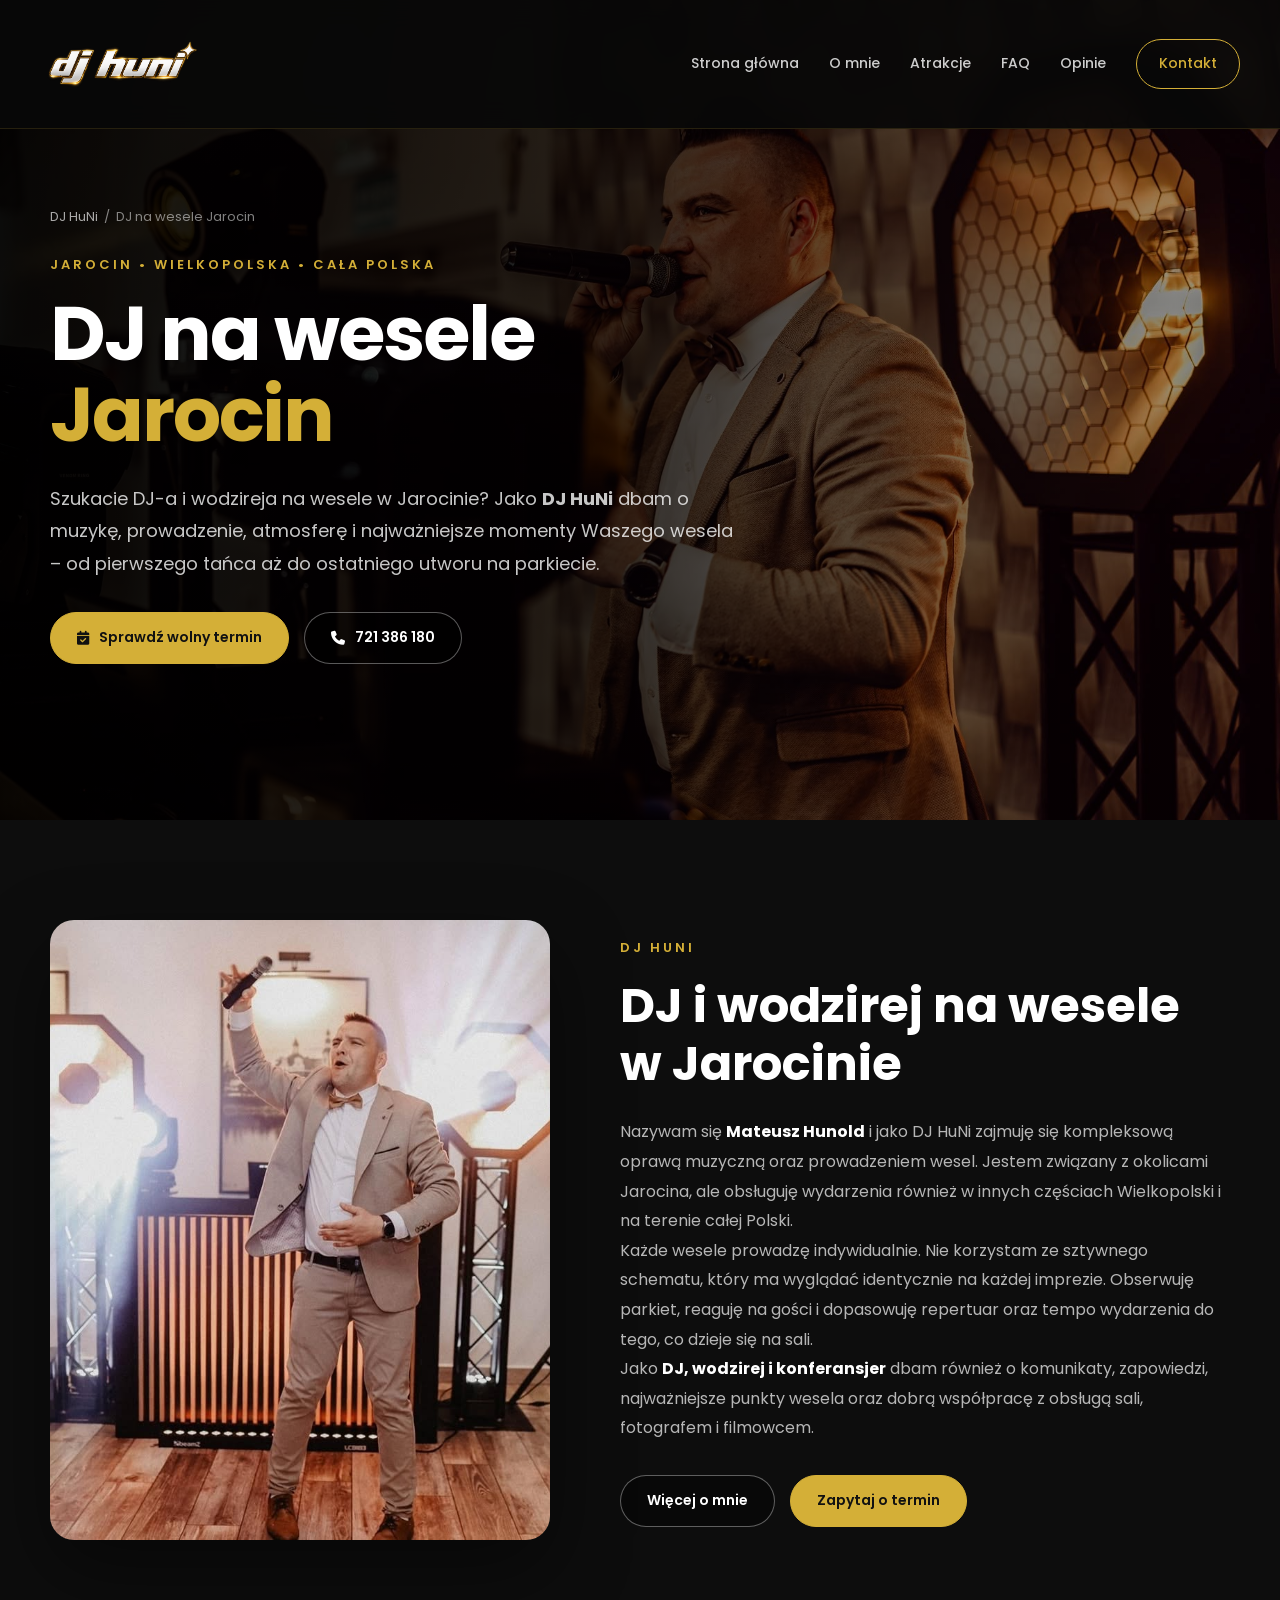
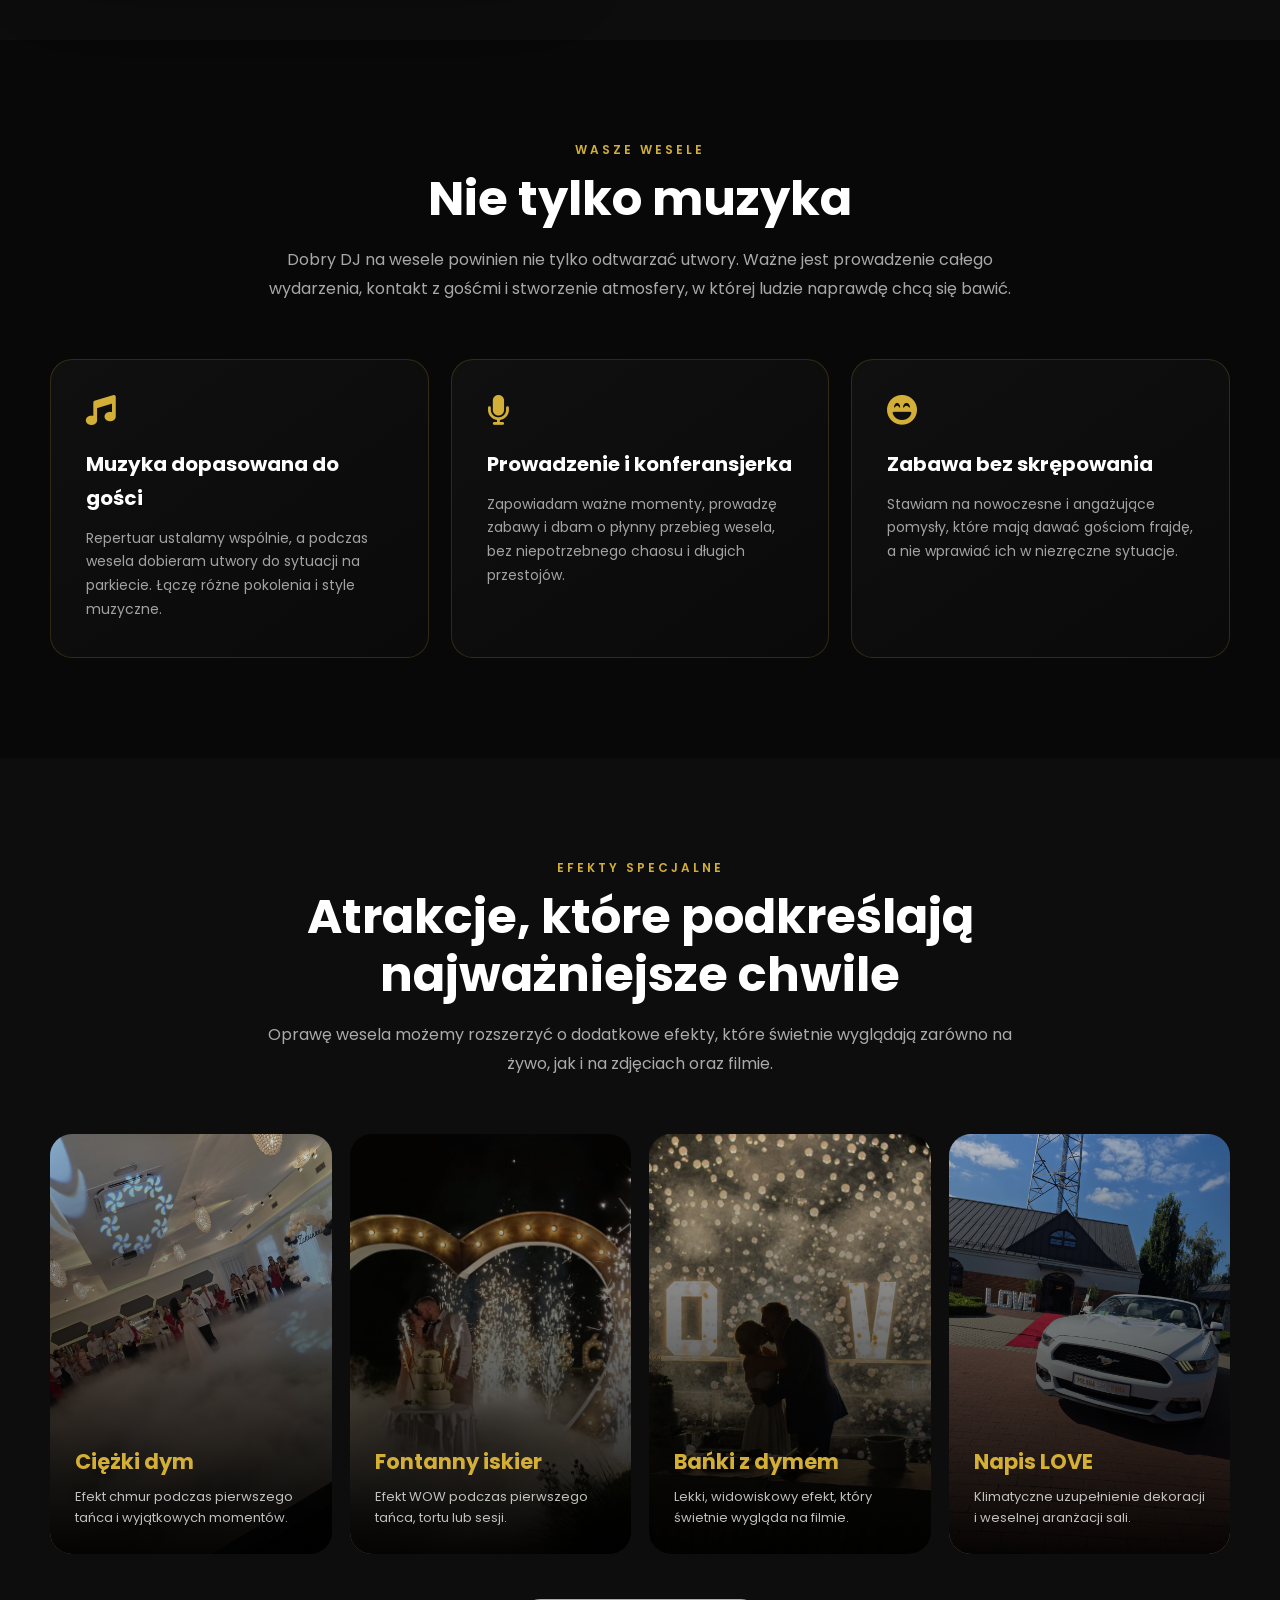
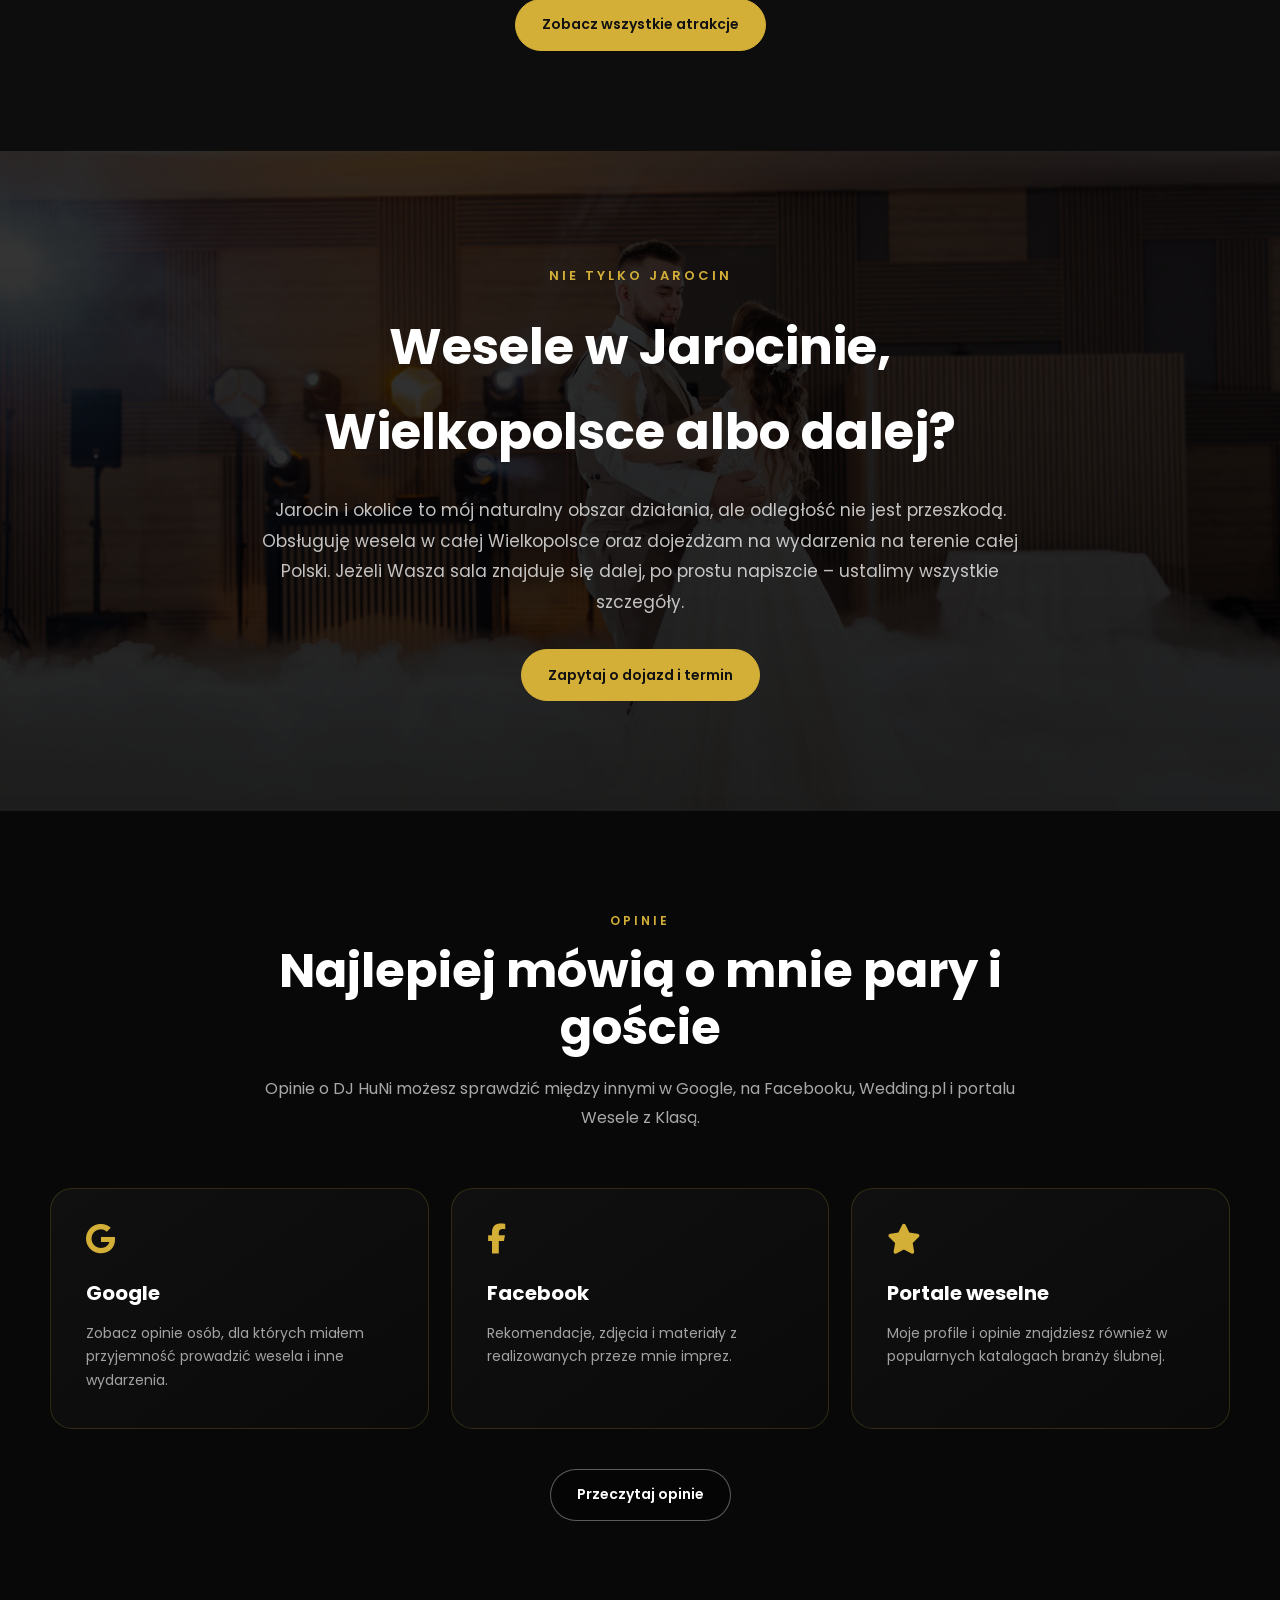
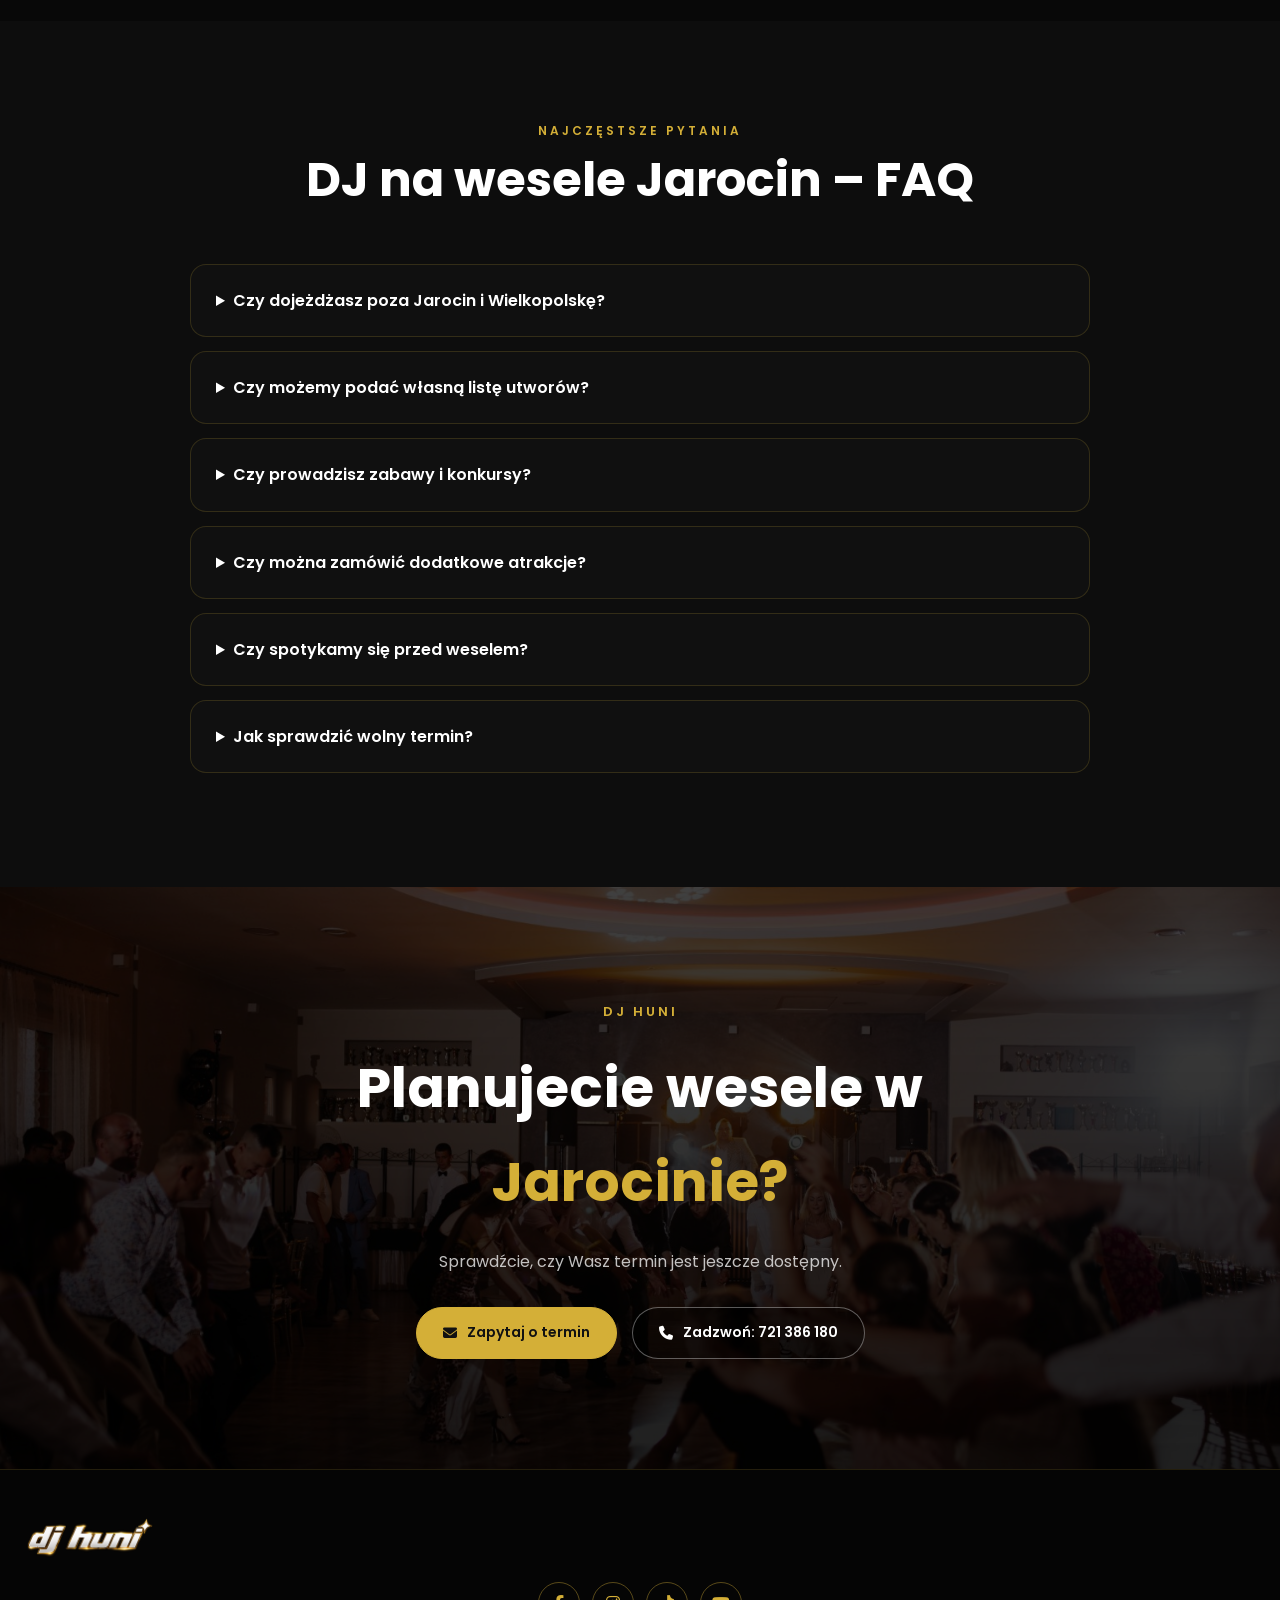
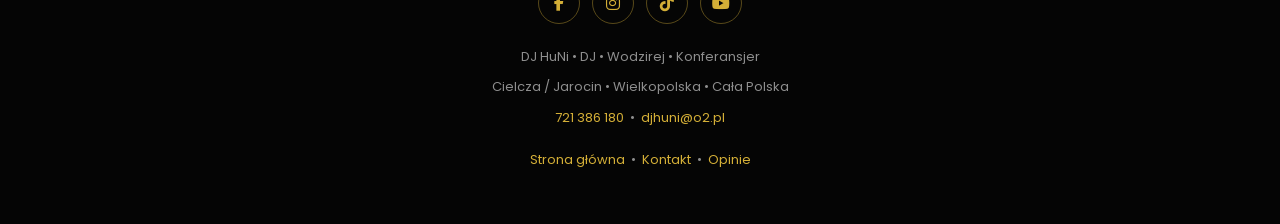
<file: dj-na-wesele-jarocin.html>
<!DOCTYPE html>
<html lang="pl">

<head>

    <meta charset="UTF-8">

    <meta name="viewport"
          content="width=device-width, initial-scale=1.0">


    <!-- ===========================================
                    SEO
    ============================================ -->

    <title>DJ na wesele Jarocin | DJ HuNi – DJ i Wodzirej</title>

    <meta name="description"
          content="Szukasz DJ-a na wesele w Jarocinie? DJ HuNi to DJ, wodzirej i konferansjer z Wielkopolski. Muzyka, prowadzenie, światło i atrakcje weselne. Sprawdź termin.">

    <meta name="robots"
          content="index, follow, max-image-preview:large">

    <meta name="author"
          content="DJ HuNi - Mateusz Hunold">

    <meta name="theme-color"
          content="#090909">


    <link rel="canonical"
          href="https://djhuni.pl/dj-na-wesele-jarocin.html">


    <!-- ===========================================
                   OPEN GRAPH
    ============================================ -->

    <meta property="og:type"
          content="website">

    <meta property="og:locale"
          content="pl_PL">

    <meta property="og:site_name"
          content="DJ HuNi">

    <meta property="og:title"
          content="DJ na wesele Jarocin | DJ HuNi">

    <meta property="og:description"
          content="Profesjonalny DJ i wodzirej na wesele w Jarocinie i Wielkopolsce. Muzyka, prowadzenie, światło i efekty specjalne.">

    <meta property="og:url"
          content="https://djhuni.pl/dj-na-wesele-jarocin.html">

    <meta property="og:image"
          content="https://djhuni.pl/hero.jpg">

    <meta property="og:image:alt"
          content="DJ HuNi - DJ i wodzirej na wesele">


    <meta name="twitter:card"
          content="summary_large_image">

    <meta name="twitter:title"
          content="DJ na wesele Jarocin | DJ HuNi">

    <meta name="twitter:description"
          content="DJ, wodzirej i konferansjer na wesele w Jarocinie, Wielkopolsce i całej Polsce.">

    <meta name="twitter:image"
          content="https://djhuni.pl/hero.jpg">


    <!-- ===========================================
                    FAVICON
    ============================================ -->

    <link rel="icon"
          type="image/png"
          href="logo.png">

    <link rel="apple-touch-icon"
          href="logo.png">


    <!-- ===========================================
                      FONTY
    ============================================ -->

    <link rel="preconnect"
          href="https://fonts.googleapis.com">

    <link rel="preconnect"
          href="https://fonts.gstatic.com"
          crossorigin>

    <link href="https://fonts.googleapis.com/css2?family=Poppins:wght@300;400;500;600;700;800&display=swap"
          rel="stylesheet">


    <link rel="stylesheet"
          href="https://cdnjs.cloudflare.com/ajax/libs/font-awesome/6.7.2/css/all.min.css">


    <link rel="stylesheet"
          href="style.css">


    <!-- ===========================================
              GOOGLE ANALYTICS + CONSENT
    ============================================ -->

    <script>

        window.dataLayer = window.dataLayer || [];

        function gtag(){
            dataLayer.push(arguments);
        }

        gtag('consent', 'default', {

            analytics_storage: 'denied',
            ad_storage: 'denied',
            ad_user_data: 'denied',
            ad_personalization: 'denied'

        });


        try {

            if (
                localStorage.getItem('djhuni_cookie_consent')
                === 'accepted'
            ) {

                gtag('consent', 'update', {

                    analytics_storage: 'granted'

                });

            }

        } catch (error) {}


        gtag('js', new Date());

        gtag(
            'config',
            'G-5N2PSC0E6B'
        );

    </script>


    <script async
            src="https://www.googletagmanager.com/gtag/js?id=G-5N2PSC0E6B">
    </script>



    <!-- ===========================================
              DANE STRUKTURALNE GOOGLE
    ============================================ -->

    <script type="application/ld+json">
    {
        "@context": "https://schema.org",
        "@type": "ProfessionalService",
        "name": "DJ HuNi",
        "alternateName": "DJ HuNi - Mateusz Hunold",
        "url": "https://djhuni.pl/",
        "logo": "https://djhuni.pl/logo.png",
        "image": "https://djhuni.pl/hero.jpg",
        "description": "DJ, wodzirej i konferansjer na wesela, eventy i imprezy okolicznościowe.",
        "telephone": "+48721386180",
        "email": "djhuni@o2.pl",
        "address": {
            "@type": "PostalAddress",
            "addressLocality": "Cielcza",
            "addressRegion": "Wielkopolskie",
            "addressCountry": "PL"
        },
        "areaServed": [
            {
                "@type": "City",
                "name": "Jarocin"
            },
            {
                "@type": "AdministrativeArea",
                "name": "Wielkopolska"
            },
            {
                "@type": "Country",
                "name": "Polska"
            }
        ],
        "sameAs": [
            "https://www.facebook.com/Djhuni",
            "https://www.instagram.com/dj.huni",
            "https://www.tiktok.com/@djhuni",
            "https://www.youtube.com/@djhuni87"
        ]
    }
    </script>


    <script type="application/ld+json">
    {
        "@context": "https://schema.org",
        "@type": "FAQPage",
        "mainEntity": [
            {
                "@type": "Question",
                "name": "Czy DJ HuNi obsługuje wesela poza Jarocinem?",
                "acceptedAnswer": {
                    "@type": "Answer",
                    "text": "Tak. DJ HuNi obsługuje wesela w Wielkopolsce oraz na terenie całej Polski."
                }
            },
            {
                "@type": "Question",
                "name": "Czy możemy wybrać własne utwory na wesele?",
                "acceptedAnswer": {
                    "@type": "Answer",
                    "text": "Tak. Repertuar ustalany jest wspólnie i może uwzględniać zarówno Wasze ulubione utwory, jak i propozycje DJ-a dopasowane do gości i sytuacji na parkiecie."
                }
            },
            {
                "@type": "Question",
                "name": "Czy DJ HuNi prowadzi również zabawy weselne?",
                "acceptedAnswer": {
                    "@type": "Answer",
                    "text": "Tak. W ofercie znajdują się nowoczesne zabawy, animacje i elementy prowadzenia dopasowane do charakteru wesela."
                }
            }
        ]
    }
    </script>



    <!-- ===========================================
              STYLE TYLKO DLA TEJ STRONY
    ============================================ -->

    <style>

        html {
            scroll-behavior: smooth;
        }

        body {
            margin: 0;
            font-family: "Poppins", sans-serif;
            background: #090909;
            color: #fff;
        }


        .local-page {
            overflow: hidden;
        }


        /* ========================================
                       HEADER
        ======================================== */

        .local-header {
            position: fixed;
            top: 0;
            left: 0;
            width: 100%;

            z-index: 1000;

            background: rgba(8,8,8,.92);
            backdrop-filter: blur(14px);

            border-bottom: 1px solid rgba(212,175,55,.15);
        }

        .local-header-inner {
            width: min(1200px, calc(100% - 40px));

            margin: 0 auto;

            min-height: 84px;

            display: flex;
            align-items: center;
            justify-content: space-between;

            gap: 30px;
        }

        .local-logo img {
            display: block;

            max-height: 58px;
            max-width: 160px;
        }

        .local-nav {
            display: flex;
            align-items: center;

            gap: 30px;
        }

        .local-nav a {
            color: rgba(255,255,255,.8);

            text-decoration: none;

            font-size: 14px;
            font-weight: 500;

            transition: .25s ease;
        }

        .local-nav a:hover {
            color: #d4af37;
        }

        .local-contact-btn {
            padding: 12px 22px;

            border: 1px solid #d4af37;
            border-radius: 30px;

            color: #d4af37 !important;
        }

        .local-contact-btn:hover {
            background: #d4af37;
            color: #111 !important;
        }

        .local-menu-btn {
            display: none;

            border: 0;
            background: transparent;

            color: #d4af37;

            font-size: 25px;

            cursor: pointer;
        }



        /* ========================================
                         HERO
        ======================================== */

        .local-hero {
            min-height: 820px;

            position: relative;

            display: flex;
            align-items: center;

            padding: 130px 0 80px;

            background:
                linear-gradient(
                    90deg,
                    rgba(0,0,0,.94) 0%,
                    rgba(0,0,0,.78) 47%,
                    rgba(0,0,0,.30) 100%
                ),
                url("hero.jpg") center / cover no-repeat;
        }

        .local-container {
            width: min(1180px, calc(100% - 40px));

            margin: 0 auto;
        }

        .local-hero-content {
            max-width: 760px;
        }

        .local-label {
            display: inline-block;

            margin-bottom: 18px;

            color: #d4af37;

            font-size: 13px;
            font-weight: 600;

            letter-spacing: 3px;
            text-transform: uppercase;
        }

        .local-hero h1 {
            margin: 0;

            font-size: clamp(42px, 6vw, 76px);

            line-height: 1.06;

            letter-spacing: -2px;
        }

        .local-hero h1 strong {
            color: #d4af37;
        }

        .local-hero p {
            max-width: 690px;

            margin: 28px 0;

            color: rgba(255,255,255,.78);

            font-size: 18px;
            line-height: 1.8;
        }

        .local-buttons {
            display: flex;
            flex-wrap: wrap;

            gap: 15px;

            margin-top: 32px;
        }

        .local-btn-gold,
        .local-btn-dark {
            min-height: 52px;

            padding: 0 26px;

            display: inline-flex;
            align-items: center;
            justify-content: center;

            gap: 10px;

            border-radius: 28px;

            text-decoration: none;

            font-size: 14px;
            font-weight: 600;

            transition: .25s ease;
        }

        .local-btn-gold {
            background: #d4af37;
            border: 1px solid #d4af37;

            color: #111;
        }

        .local-btn-gold:hover {
            transform: translateY(-2px);

            box-shadow: 0 8px 28px rgba(212,175,55,.25);
        }

        .local-btn-dark {
            border: 1px solid rgba(255,255,255,.35);

            color: #fff;

            background: rgba(0,0,0,.35);
        }

        .local-btn-dark:hover {
            border-color: #d4af37;

            color: #d4af37;
        }



        /* ========================================
                   SEKCJE OGÓLNE
        ======================================== */

        .local-section {
            padding: 100px 0;
        }

        .local-section-dark {
            background: #0d0d0d;
        }

        .local-section-black {
            background: #080808;
        }

        .local-heading {
            max-width: 850px;

            margin: 0 auto 55px;

            text-align: center;
        }

        .local-heading span {
            display: block;

            margin-bottom: 10px;

            color: #d4af37;

            font-size: 12px;
            font-weight: 600;

            letter-spacing: 3px;
            text-transform: uppercase;
        }

        .local-heading h2 {
            margin: 0;

            font-size: clamp(30px, 4vw, 48px);

            line-height: 1.2;
        }

        .local-heading p {
            margin: 18px auto 0;

            max-width: 760px;

            color: rgba(255,255,255,.65);

            line-height: 1.8;
        }



        /* ========================================
                     O MNIE
        ======================================== */

        .local-about-grid {
            display: grid;

            grid-template-columns: .9fr 1.1fr;

            align-items: center;

            gap: 70px;
        }

        .local-about-image img {
            width: 100%;
            height: 620px;

            object-fit: cover;

            border-radius: 24px;

            box-shadow: 0 30px 80px rgba(0,0,0,.45);
        }

        .local-about-content h2 {
            margin: 0 0 25px;

            font-size: clamp(32px, 4vw, 48px);

            line-height: 1.2;
        }

        .local-about-content p {
            color: rgba(255,255,255,.7);

            line-height: 1.85;

            font-size: 16px;
        }

        .local-about-content strong {
            color: #fff;
        }



        /* ========================================
                      ATUTY
        ======================================== */

        .local-features {
            display: grid;

            grid-template-columns: repeat(3, 1fr);

            gap: 22px;
        }

        .local-feature {
            padding: 35px;

            border: 1px solid rgba(212,175,55,.18);
            border-radius: 22px;

            background:
                linear-gradient(
                    145deg,
                    rgba(255,255,255,.035),
                    rgba(255,255,255,.01)
                );
        }

        .local-feature i {
            margin-bottom: 22px;

            color: #d4af37;

            font-size: 30px;
        }

        .local-feature h3 {
            margin: 0 0 12px;

            font-size: 20px;
        }

        .local-feature p {
            margin: 0;

            color: rgba(255,255,255,.62);

            line-height: 1.7;

            font-size: 14px;
        }



        /* ========================================
                     ATRAKCJE
        ======================================== */

        .local-attractions {
            display: grid;

            grid-template-columns: repeat(4, 1fr);

            gap: 18px;
        }

        .local-attraction {
            position: relative;

            min-height: 420px;

            overflow: hidden;

            border-radius: 22px;
        }

        .local-attraction img {
            position: absolute;
            inset: 0;

            width: 100%;
            height: 100%;

            object-fit: cover;

            transition: transform .6s ease;
        }

        .local-attraction:hover img {
            transform: scale(1.06);
        }

        .local-attraction::after {
            content: "";

            position: absolute;
            inset: 0;

            background:
                linear-gradient(
                    to top,
                    rgba(0,0,0,.96),
                    rgba(0,0,0,.18)
                );
        }

        .local-attraction-content {
            position: absolute;

            left: 25px;
            right: 25px;
            bottom: 25px;

            z-index: 2;
        }

        .local-attraction-content h3 {
            margin: 0 0 8px;

            color: #d4af37;

            font-size: 21px;
        }

        .local-attraction-content p {
            margin: 0;

            color: rgba(255,255,255,.74);

            font-size: 13px;
            line-height: 1.6;
        }



        /* ========================================
                  OBSZAR DZIAŁANIA
        ======================================== */

        .local-area {
            position: relative;

            padding: 110px 0;

            text-align: center;

            background:
                linear-gradient(
                    rgba(0,0,0,.78),
                    rgba(0,0,0,.86)
                ),
                url("faq-bg.jpg") center / cover no-repeat;
        }

        .local-area h2 {
            max-width: 850px;

            margin: 0 auto 20px;

            font-size: clamp(32px, 4vw, 50px);
        }

        .local-area p {
            max-width: 760px;

            margin: 0 auto;

            color: rgba(255,255,255,.75);

            font-size: 17px;
            line-height: 1.8;
        }



        /* ========================================
                       FAQ
        ======================================== */

        .local-faq {
            max-width: 900px;

            margin: 0 auto;
        }

        .local-faq details {
            margin-bottom: 14px;

            padding: 22px 25px;

            border: 1px solid rgba(212,175,55,.18);
            border-radius: 16px;

            background: #101010;
        }

        .local-faq summary {
            color: #fff;

            font-weight: 600;

            cursor: pointer;
        }

        .local-faq details[open] summary {
            color: #d4af37;
        }

        .local-faq p {
            margin: 16px 0 0;

            color: rgba(255,255,255,.65);

            line-height: 1.7;

            font-size: 14px;
        }



        /* ========================================
                       CTA
        ======================================== */

        .local-final-cta {
            padding: 110px 0;

            text-align: center;

            background:
                linear-gradient(
                    rgba(0,0,0,.75),
                    rgba(0,0,0,.88)
                ),
                url("emocje5.jpg") center / cover no-repeat;
        }

        .local-final-cta h2 {
            max-width: 850px;

            margin: 0 auto 20px;

            font-size: clamp(34px, 5vw, 55px);
        }

        .local-final-cta h2 strong {
            color: #d4af37;
        }

        .local-final-cta p {
            margin-bottom: 30px;

            color: rgba(255,255,255,.75);
        }



        /* ========================================
                     FOOTER
        ======================================== */

        .local-footer {
            padding: 45px 20px;

            background: #050505;

            border-top: 1px solid rgba(212,175,55,.15);

            text-align: center;
        }

        .local-footer img {
            max-width: 135px;

            margin-bottom: 20px;
        }

        .local-footer p {
            margin: 8px 0;

            color: rgba(255,255,255,.55);

            font-size: 13px;
        }

        .local-footer a {
            color: #d4af37;

            text-decoration: none;
        }

        .local-socials {
            display: flex;
            justify-content: center;

            gap: 12px;

            margin: 22px 0;
        }

        .local-socials a {
            width: 42px;
            height: 42px;

            display: flex;
            align-items: center;
            justify-content: center;

            border: 1px solid rgba(212,175,55,.4);
            border-radius: 50%;

            color: #d4af37;
        }



        /* ========================================
                     BREADCRUMBS
        ======================================== */

        .local-breadcrumb {
            margin-bottom: 22px;

            color: rgba(255,255,255,.5);

            font-size: 13px;
        }

        .local-breadcrumb a {
            color: rgba(255,255,255,.65);

            text-decoration: none;
        }

        .local-breadcrumb a:hover {
            color: #d4af37;
        }



        /* ========================================
                     MOBILE
        ======================================== */

        @media (max-width: 950px) {

            .local-nav {
                position: fixed;

                top: 84px;
                left: 0;
                right: 0;

                display: none;
                flex-direction: column;

                padding: 30px;

                background: rgba(8,8,8,.98);

                border-bottom: 1px solid rgba(212,175,55,.2);
            }

            .local-nav.active {
                display: flex;
            }

            .local-menu-btn {
                display: block;
            }

            .local-about-grid {
                grid-template-columns: 1fr;

                gap: 40px;
            }

            .local-about-image img {
                height: 480px;
            }

            .local-features {
                grid-template-columns: 1fr;
            }

            .local-attractions {
                grid-template-columns: repeat(2, 1fr);
            }

        }


        @media (max-width: 650px) {

            .local-header-inner,
            .local-container {
                width: min(100% - 28px, 1180px);
            }

            .local-hero {
                min-height: 720px;

                padding-top: 120px;

                background:
                    linear-gradient(
                        rgba(0,0,0,.78),
                        rgba(0,0,0,.9)
                    ),
                    url("hero.jpg") center / cover no-repeat;
            }

            .local-hero h1 {
                letter-spacing: -1px;
            }

            .local-hero p {
                font-size: 15px;
            }

            .local-section {
                padding: 75px 0;
            }

            .local-attractions {
                grid-template-columns: 1fr;
            }

            .local-attraction {
                min-height: 370px;
            }

            .local-about-image img {
                height: 430px;
            }

        }

    </style>

</head>



<body>

<div class="local-page">


<!-- ===========================================
                    HEADER
=========================================== -->

<header class="local-header">

    <div class="local-header-inner">

        <a href="/"
           class="local-logo"
           aria-label="DJ HuNi - strona główna">

            <img src="logo.png"
                 alt="DJ HuNi">

        </a>


        <nav class="local-nav"
             id="localNav">

            <a href="/">
                Strona główna
            </a>

            <a href="#o-mnie">
                O mnie
            </a>

            <a href="#atrakcje">
                Atrakcje
            </a>

            <a href="#faq">
                FAQ
            </a>

            <a href="/#reviews">
                Opinie
            </a>

            <a href="/#contact"
               class="local-contact-btn">

                Kontakt

            </a>

        </nav>


        <button class="local-menu-btn"
                id="localMenuBtn"
                type="button"
                aria-label="Otwórz menu">

            <i class="fa-solid fa-bars"></i>

        </button>

    </div>

</header>



<main>


<!-- ===========================================
                     HERO
=========================================== -->

<section class="local-hero">

    <div class="local-container">

        <div class="local-hero-content">

            <div class="local-breadcrumb">

                <a href="/">
                    DJ HuNi
                </a>

                &nbsp;/&nbsp;

                DJ na wesele Jarocin

            </div>


            <span class="local-label">
                Jarocin • Wielkopolska • Cała Polska
            </span>


            <h1>
                DJ na wesele <strong>Jarocin</strong>
            </h1>


            <p>
                Szukacie DJ-a i wodzireja na wesele w Jarocinie?
                Jako <strong>DJ HuNi</strong> dbam o muzykę,
                prowadzenie, atmosferę i najważniejsze momenty
                Waszego wesela – od pierwszego tańca
                aż do ostatniego utworu na parkiecie.
            </p>


            <div class="local-buttons">

                <a href="/#contact"
                   class="local-btn-gold">

                    <i class="fa-solid fa-calendar-check"></i>

                    Sprawdź wolny termin

                </a>


                <a href="tel:+48721386180"
                   class="local-btn-dark">

                    <i class="fa-solid fa-phone"></i>

                    721 386 180

                </a>

            </div>

        </div>

    </div>

</section>



<!-- ===========================================
                    O MNIE
=========================================== -->

<section class="local-section local-section-dark"
         id="o-mnie">

    <div class="local-container">

        <div class="local-about-grid">


            <div class="local-about-image">

                <img src="hero-image.webp"
                     alt="DJ HuNi - DJ i wodzirej na wesele w Jarocinie"
                     loading="lazy">

            </div>


            <div class="local-about-content">

                <span class="local-label">
                    DJ HuNi
                </span>


                <h2>
                    DJ i wodzirej na wesele w Jarocinie
                </h2>


                <p>
                    Nazywam się <strong>Mateusz Hunold</strong>
                    i jako DJ HuNi zajmuję się kompleksową oprawą
                    muzyczną oraz prowadzeniem wesel.
                    Jestem związany z okolicami Jarocina,
                    ale obsługuję wydarzenia również
                    w innych częściach Wielkopolski
                    i na terenie całej Polski.
                </p>


                <p>
                    Każde wesele prowadzę indywidualnie.
                    Nie korzystam ze sztywnego schematu,
                    który ma wyglądać identycznie na każdej imprezie.
                    Obserwuję parkiet, reaguję na gości
                    i dopasowuję repertuar oraz tempo wydarzenia
                    do tego, co dzieje się na sali.
                </p>


                <p>
                    Jako <strong>DJ, wodzirej i konferansjer</strong>
                    dbam również o komunikaty, zapowiedzi,
                    najważniejsze punkty wesela oraz dobrą współpracę
                    z obsługą sali, fotografem i filmowcem.
                </p>


                <div class="local-buttons">

                    <a href="/#about"
                       class="local-btn-dark">

                        Więcej o mnie

                    </a>

                    <a href="/#contact"
                       class="local-btn-gold">

                        Zapytaj o termin

                    </a>

                </div>

            </div>

        </div>

    </div>

</section>



<!-- ===========================================
             JAK WYGLĄDA WESELE
=========================================== -->

<section class="local-section local-section-black">

    <div class="local-container">

        <div class="local-heading">

            <span>
                Wasze wesele
            </span>

            <h2>
                Nie tylko muzyka
            </h2>

            <p>
                Dobry DJ na wesele powinien nie tylko odtwarzać utwory.
                Ważne jest prowadzenie całego wydarzenia,
                kontakt z gośćmi i stworzenie atmosfery,
                w której ludzie naprawdę chcą się bawić.
            </p>

        </div>


        <div class="local-features">


            <article class="local-feature">

                <i class="fa-solid fa-music"></i>

                <h3>
                    Muzyka dopasowana do gości
                </h3>

                <p>
                    Repertuar ustalamy wspólnie,
                    a podczas wesela dobieram utwory
                    do sytuacji na parkiecie.
                    Łączę różne pokolenia i style muzyczne.
                </p>

            </article>



            <article class="local-feature">

                <i class="fa-solid fa-microphone"></i>

                <h3>
                    Prowadzenie i konferansjerka
                </h3>

                <p>
                    Zapowiadam ważne momenty,
                    prowadzę zabawy i dbam o płynny przebieg wesela,
                    bez niepotrzebnego chaosu i długich przestojów.
                </p>

            </article>



            <article class="local-feature">

                <i class="fa-solid fa-face-laugh-beam"></i>

                <h3>
                    Zabawa bez skrępowania
                </h3>

                <p>
                    Stawiam na nowoczesne i angażujące pomysły,
                    które mają dawać gościom frajdę,
                    a nie wprawiać ich w niezręczne sytuacje.
                </p>

            </article>


        </div>

    </div>

</section>



<!-- ===========================================
                   ATRAKCJE
=========================================== -->

<section class="local-section local-section-dark"
         id="atrakcje">

    <div class="local-container">

        <div class="local-heading">

            <span>
                Efekty specjalne
            </span>

            <h2>
                Atrakcje, które podkreślają najważniejsze chwile
            </h2>

            <p>
                Oprawę wesela możemy rozszerzyć o dodatkowe efekty,
                które świetnie wyglądają zarówno na żywo,
                jak i na zdjęciach oraz filmie.
            </p>

        </div>


        <div class="local-attractions">


            <article class="local-attraction">

                <img src="dym1.jpg"
                     alt="Ciężki dym na wesele Jarocin"
                     loading="lazy">

                <div class="local-attraction-content">

                    <h3>
                        Ciężki dym
                    </h3>

                    <p>
                        Efekt chmur podczas pierwszego tańca
                        i wyjątkowych momentów.
                    </p>

                </div>

            </article>



            <article class="local-attraction">

                <img src="iskry1.jpg"
                     alt="Fontanny iskier na wesele"
                     loading="lazy">

                <div class="local-attraction-content">

                    <h3>
                        Fontanny iskier
                    </h3>

                    <p>
                        Efekt WOW podczas pierwszego tańca,
                        tortu lub sesji.
                    </p>

                </div>

            </article>



            <article class="local-attraction">

                <img src="banki1.jpg"
                     alt="Bańki z dymem na wesele"
                     loading="lazy">

                <div class="local-attraction-content">

                    <h3>
                        Bańki z dymem
                    </h3>

                    <p>
                        Lekki, widowiskowy efekt,
                        który świetnie wygląda na filmie.
                    </p>

                </div>

            </article>



            <article class="local-attraction">

                <img src="love1.jpg"
                     alt="Napis LOVE na wesele"
                     loading="lazy">

                <div class="local-attraction-content">

                    <h3>
                        Napis LOVE
                    </h3>

                    <p>
                        Klimatyczne uzupełnienie dekoracji
                        i weselnej aranżacji sali.
                    </p>

                </div>

            </article>


        </div>


        <div style="text-align:center; margin-top:45px;">

            <a href="/#extras"
               class="local-btn-gold">

                Zobacz wszystkie atrakcje

            </a>

        </div>

    </div>

</section>



<!-- ===========================================
                OBSZAR DZIAŁANIA
=========================================== -->

<section class="local-area">

    <div class="local-container">

        <span class="local-label">
            Nie tylko Jarocin
        </span>

        <h2>
            Wesele w Jarocinie, Wielkopolsce albo dalej?
        </h2>

        <p>
            Jarocin i okolice to mój naturalny obszar działania,
            ale odległość nie jest przeszkodą.
            Obsługuję wesela w całej Wielkopolsce
            oraz dojeżdżam na wydarzenia na terenie całej Polski.
            Jeżeli Wasza sala znajduje się dalej,
            po prostu napiszcie – ustalimy wszystkie szczegóły.
        </p>


        <div class="local-buttons"
             style="justify-content:center;">

            <a href="/#contact"
               class="local-btn-gold">

                Zapytaj o dojazd i termin

            </a>

        </div>

    </div>

</section>



<!-- ===========================================
                     OPINIE
=========================================== -->

<section class="local-section local-section-black">

    <div class="local-container">

        <div class="local-heading">

            <span>
                Opinie
            </span>

            <h2>
                Najlepiej mówią o mnie pary i goście
            </h2>

            <p>
                Opinie o DJ HuNi możesz sprawdzić między innymi
                w Google, na Facebooku, Wedding.pl
                i portalu Wesele z Klasą.
            </p>

        </div>


        <div class="local-features">


            <article class="local-feature">

                <i class="fa-brands fa-google"></i>

                <h3>
                    Google
                </h3>

                <p>
                    Zobacz opinie osób,
                    dla których miałem przyjemność
                    prowadzić wesela i inne wydarzenia.
                </p>

            </article>



            <article class="local-feature">

                <i class="fa-brands fa-facebook-f"></i>

                <h3>
                    Facebook
                </h3>

                <p>
                    Rekomendacje, zdjęcia
                    i materiały z realizowanych przeze mnie imprez.
                </p>

            </article>



            <article class="local-feature">

                <i class="fa-solid fa-star"></i>

                <h3>
                    Portale weselne
                </h3>

                <p>
                    Moje profile i opinie znajdziesz również
                    w popularnych katalogach branży ślubnej.
                </p>

            </article>


        </div>


        <div style="text-align:center; margin-top:40px;">

            <a href="/#reviews"
               class="local-btn-dark">

                Przeczytaj opinie

            </a>

        </div>

    </div>

</section>



<!-- ===========================================
                      FAQ
=========================================== -->

<section class="local-section local-section-dark"
         id="faq">

    <div class="local-container">

        <div class="local-heading">

            <span>
                Najczęstsze pytania
            </span>

            <h2>
                DJ na wesele Jarocin – FAQ
            </h2>

        </div>


        <div class="local-faq">


            <details>

                <summary>
                    Czy dojeżdżasz poza Jarocin i Wielkopolskę?
                </summary>

                <p>
                    Tak. Obsługuję wesela na terenie całej Polski.
                    Miejsce wydarzenia ustalamy już podczas pierwszego kontaktu.
                </p>

            </details>



            <details>

                <summary>
                    Czy możemy podać własną listę utworów?
                </summary>

                <p>
                    Oczywiście. Możecie przekazać utwory,
                    które szczególnie lubicie,
                    oraz takie, których nie chcecie słyszeć.
                    Podczas samej imprezy repertuar dopasowuję
                    również do reakcji gości na parkiecie.
                </p>

            </details>



            <details>

                <summary>
                    Czy prowadzisz zabawy i konkursy?
                </summary>

                <p>
                    Tak. Stawiam jednak na nowoczesne,
                    integracyjne zabawy bez przymuszania gości
                    do sytuacji, w których mogą czuć się niekomfortowo.
                </p>

            </details>



            <details>

                <summary>
                    Czy można zamówić dodatkowe atrakcje?
                </summary>

                <p>
                    Tak. Dostępne są między innymi ciężki dym,
                    fontanny iskier, bańki z dymem,
                    napis LOVE oraz inne efekty specjalne.
                </p>

            </details>



            <details>

                <summary>
                    Czy spotykamy się przed weselem?
                </summary>

                <p>
                    Tak. Przed wydarzeniem ustalamy wszystkie
                    najważniejsze szczegóły, przebieg wesela,
                    repertuar oraz dodatkowe atrakcje.
                </p>

            </details>



            <details>

                <summary>
                    Jak sprawdzić wolny termin?
                </summary>

                <p>
                    Najprościej zadzwonić pod numer
                    721 386 180 albo skorzystać
                    z formularza kontaktowego na stronie.
                </p>

            </details>


        </div>

    </div>

</section>



<!-- ===========================================
                  KOŃCOWE CTA
=========================================== -->

<section class="local-final-cta">

    <div class="local-container">

        <span class="local-label">
            DJ HuNi
        </span>

        <h2>
            Planujecie wesele w <strong>Jarocinie?</strong>
        </h2>

        <p>
            Sprawdźcie, czy Wasz termin jest jeszcze dostępny.
        </p>


        <div class="local-buttons"
             style="justify-content:center;">

            <a href="/#contact"
               class="local-btn-gold">

                <i class="fa-solid fa-envelope"></i>

                Zapytaj o termin

            </a>


            <a href="tel:+48721386180"
               class="local-btn-dark">

                <i class="fa-solid fa-phone"></i>

                Zadzwoń: 721 386 180

            </a>

        </div>

    </div>

</section>


</main>



<!-- ===========================================
                    FOOTER
=========================================== -->

<footer class="local-footer">

    <a href="/">

        <img src="logo.png"
             alt="DJ HuNi">

    </a>


    <div class="local-socials">

        <a href="https://www.facebook.com/Djhuni"
           target="_blank"
           rel="noopener noreferrer"
           aria-label="Facebook">

            <i class="fa-brands fa-facebook-f"></i>

        </a>


        <a href="https://www.instagram.com/dj.huni"
           target="_blank"
           rel="noopener noreferrer"
           aria-label="Instagram">

            <i class="fa-brands fa-instagram"></i>

        </a>


        <a href="https://www.tiktok.com/@djhuni"
           target="_blank"
           rel="noopener noreferrer"
           aria-label="TikTok">

            <i class="fa-brands fa-tiktok"></i>

        </a>


        <a href="https://www.youtube.com/@djhuni87"
           target="_blank"
           rel="noopener noreferrer"
           aria-label="YouTube">

            <i class="fa-brands fa-youtube"></i>

        </a>

    </div>


    <p>
        DJ HuNi • DJ • Wodzirej • Konferansjer
    </p>

    <p>
        Cielcza / Jarocin • Wielkopolska • Cała Polska
    </p>

    <p>
        <a href="tel:+48721386180">
            721 386 180
        </a>

        &nbsp;•&nbsp;

        <a href="mailto:djhuni@o2.pl">
            djhuni@o2.pl
        </a>
    </p>


    <p style="margin-top:20px;">

        <a href="/">
            Strona główna
        </a>

        &nbsp;•&nbsp;

        <a href="/#contact">
            Kontakt
        </a>

        &nbsp;•&nbsp;

        <a href="/#reviews">
            Opinie
        </a>

    </p>

</footer>



</div>



<!-- ===========================================
                    MENU MOBILE
=========================================== -->

<script>

(function () {

    const menuButton =
        document.getElementById("localMenuBtn");

    const navigation =
        document.getElementById("localNav");


    if (!menuButton || !navigation) {
        return;
    }


    menuButton.addEventListener(
        "click",
        function () {

            navigation.classList.toggle("active");

        }
    );


    navigation.querySelectorAll("a")
        .forEach(function (link) {

            link.addEventListener(
                "click",
                function () {

                    navigation.classList.remove("active");

                }
            );

        });

})();

</script>


</body>
</html>
</file>
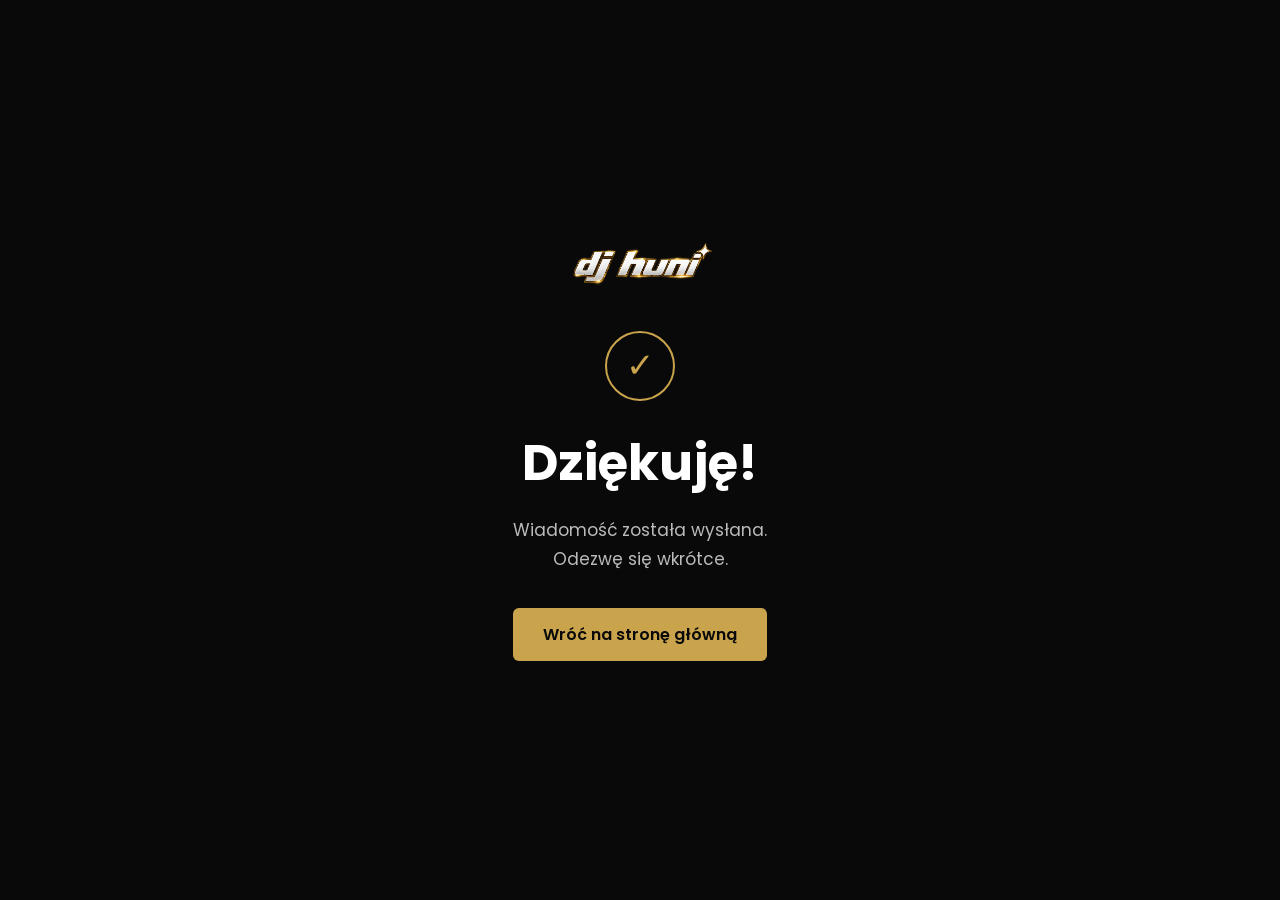
<file: dziekuje.html>
<!DOCTYPE html>
<html lang="pl">

<head>
    <meta charset="UTF-8">
    <meta name="viewport" content="width=device-width, initial-scale=1.0">

    <title>Dziękuję | DJ HuNi</title>

    <meta name="robots" content="noindex, follow">
    <meta name="theme-color" content="#090909">

    <link rel="icon" type="image/png" href="logo.png">

    <link rel="preconnect" href="https://fonts.googleapis.com">
    <link rel="preconnect" href="https://fonts.gstatic.com" crossorigin>

    <link href="https://fonts.googleapis.com/css2?family=Poppins:wght@400;500;600;700&display=swap"
          rel="stylesheet">

    <style>

        * {
            box-sizing: border-box;
            margin: 0;
            padding: 0;
        }

        body {
            min-height: 100vh;
            display: flex;
            align-items: center;
            justify-content: center;
            background: #090909;
            color: #fff;
            font-family: "Poppins", sans-serif;
            padding: 25px;
            text-align: center;
        }

        .thanks {
            max-width: 650px;
        }

        .thanks img {
            width: 150px;
            max-width: 60%;
            margin-bottom: 35px;
        }

        .icon {
            width: 70px;
            height: 70px;
            margin: 0 auto 25px;
            border: 2px solid #c9a44c;
            border-radius: 50%;
            display: flex;
            align-items: center;
            justify-content: center;
            color: #c9a44c;
            font-size: 34px;
        }

        h1 {
            font-size: clamp(30px, 6vw, 50px);
            margin-bottom: 15px;
        }

        p {
            color: #bbb;
            font-size: 17px;
            line-height: 1.7;
            margin-bottom: 35px;
        }

        a {
            display: inline-block;
            padding: 14px 30px;
            background: #c9a44c;
            color: #090909;
            text-decoration: none;
            font-weight: 600;
            border-radius: 6px;
            transition: .25s;
        }

        a:hover {
            transform: translateY(-2px);
        }

    </style>
</head>

<body>

    <main class="thanks">

        <img src="logo.png" alt="DJ HuNi">

        <div class="icon">✓</div>

        <h1>Dziękuję!</h1>

        <p>
            Wiadomość została wysłana.<br>
            Odezwę się wkrótce.
        </p>

        <a href="/">
            Wróć na stronę główną
        </a>

    </main>

</body>

</html>
</file>
<file: style.css>
/* ==========================================================
   DJ HuNi
   GŁÓWNY ARKUSZ STYLÓW
========================================================== */


/* ==========================================================
   1. RESET / ZMIENNE
========================================================== */

* {
    margin: 0;
    padding: 0;
    box-sizing: border-box;
}

:root {
    --gold: #d4af37;
    --gold-light: #f6d365;
    --black: #090909;
    --dark: #111111;
    --dark-2: #0d0d0d;
    --card: #181818;
    --white: #ffffff;
    --gray: #cfcfcf;

    --radius: 22px;
    --transition: .35s ease;

    --shadow:
        0 20px 60px rgba(0, 0, 0, .35);
}

html {
    scroll-behavior: smooth;
}

body {
    min-height: 100vh;

    font-family: "Poppins", sans-serif;
    line-height: 1.7;

    background: var(--black);
    color: var(--white);

    overflow-x: hidden;
}

img {
    display: block;
    max-width: 100%;
}

button,
input,
textarea,
select {
    font-family: inherit;
}

button {
    cursor: pointer;
}

a {
    transition: var(--transition);
}

.container {
    width: min(1200px, 90%);
    margin: 0 auto;
}



/* ==========================================================
   2. NAGŁÓWEK
========================================================== */

header {
    position: fixed;
    top: 0;
    left: 0;

    width: 100%;

    z-index: 1000;

    padding: 22px 0;

    background: rgba(0, 0, 0, .30);

    border-bottom:
        1px solid rgba(255, 255, 255, .025);

    backdrop-filter: blur(16px);

    transition: .4s ease;
}

.header-inner,
header .container {
    display: flex;
    align-items: center;
}

header .container {
    justify-content: space-between;
}

.logo {
    display: block;
    flex-shrink: 0;
}

.logo img {
    width: auto;
    height: 80px;
}



/* ==========================================================
   3. SOCIAL MEDIA W NAGŁÓWKU
========================================================== */

.header-socials {
    display: flex;
    align-items: center;
    justify-content: center;

    gap: 10px;

    margin-left: 45px;
    margin-right: auto;

    flex-shrink: 0;
}

.header-socials a {
    width: 42px;
    height: 42px;

    display: flex;
    align-items: center;
    justify-content: center;

    padding: 0;

    border:
        1px solid rgba(212, 175, 55, .65);

    border-radius: 50%;

    background:
        rgba(212, 175, 55, .07);

    color: var(--gold);

    font-size: 18px;

    text-decoration: none;

    transition: var(--transition);
}

.header-socials a i {
    color: inherit;
}

.header-socials a:hover {
    transform: translateY(-3px);

    background: var(--gold);

    color: #111;

    box-shadow:
        0 7px 20px rgba(0, 0, 0, .4),
        0 0 18px rgba(212, 175, 55, .25);
}



/* ==========================================================
   4. MENU
========================================================== */

nav {
    display: flex;
    align-items: center;

    gap: 45px;
}

nav a {
    position: relative;

    color: #fff;

    font-weight: 500;
    text-decoration: none;
}

nav a::after {
    content: "";

    position: absolute;

    left: 0;
    bottom: -8px;

    width: 0;
    height: 2px;

    background: var(--gold);

    transition: var(--transition);
}

nav a:hover {
    color: var(--gold);
}

nav a:hover::after {
    width: 100%;
}

.menu-btn {
    display: none;

    padding: 6px;

    border: 0;

    background: transparent;

    color: #fff;

    font-size: 28px;
}



/* ==========================================================
   5. HERO
========================================================== */

.hero {
    position: relative;

    min-height: 100vh;

    display: flex;
    align-items: center;

    padding-top: 120px;

    overflow: hidden;

    background:
        radial-gradient(
            circle at top right,
            rgba(212, 175, 55, .20),
            transparent 45%
        ),
        linear-gradient(
            #090909,
            #111111
        );
}

.hero-overlay {
    position: absolute;
    inset: 0;

    background:
        linear-gradient(
            to right,
            rgba(0, 0, 0, .85),
            rgba(0, 0, 0, .35)
        );
}

.hero-content {
    position: relative;

    z-index: 2;

    width: min(1200px, 90%);

    margin: 0 auto;

    display: grid;

    grid-template-columns:
        1fr 1fr;

    align-items: center;

    gap: 60px;
}

.hero-text span,
.hero-text .subtitle {
    color: var(--gold);

    letter-spacing: 3px;

    text-transform: uppercase;

    font-size: .9rem;
}

.hero-text h1 {
    margin: 25px 0;

    font-size: 4.2rem;

    line-height: 1.05;
}

.hero-text p {
    max-width: 600px;

    color: #d5d5d5;

    font-size: 1.08rem;
}

.hero-buttons {
    display: flex;
    flex-wrap: wrap;

    gap: 20px;

    margin-top: 40px;
}

.hero-image {
    display: flex;
    align-items: center;
    justify-content: center;
}

.hero-image img {
    width: 100%;

    max-width: 1000px;

    border-radius: 30px;

    box-shadow:
        0 30px 80px rgba(0, 0, 0, .45);

    animation:
        floating 5s ease-in-out infinite;
}

@keyframes floating {

    0%,
    100% {
        transform: translateY(0);
    }

    50% {
        transform: translateY(-15px);
    }
}



/* ==========================================================
   6. PRZYCISKI
========================================================== */

.btn-primary,
.btn-secondary {
    min-height: 54px;

    padding: 0 36px;

    display: inline-flex;
    align-items: center;
    justify-content: center;

    gap: 10px;

    border-radius: 60px;

    text-decoration: none;

    font-size: 1rem;
    font-weight: 600;

    transition: var(--transition);
}

.btn-primary {
    border: 0;

    background:
        linear-gradient(
            135deg,
            var(--gold),
            var(--gold-light)
        );

    color: #111;

    box-shadow:
        0 15px 40px rgba(212, 175, 55, .35);
}

.btn-primary:hover {
    transform: translateY(-4px);

    box-shadow:
        0 25px 60px rgba(212, 175, 55, .50);
}

.btn-secondary {
    border:
        2px solid rgba(255, 255, 255, .20);

    background: transparent;

    color: #fff;

    backdrop-filter: blur(10px);
}

.btn-secondary:hover {
    border-color: var(--gold);

    color: var(--gold);
}



/* ==========================================================
   7. O MNIE
========================================================== */

.about {
    padding: 120px 0;

    background: #111;
}

.about .container {
    display: grid;

    grid-template-columns:
        1fr 1fr;

    align-items: center;

    gap: 70px;
}

.about-image img {
    width: 100%;

    border-radius: 25px;

    box-shadow: var(--shadow);
}

.section-subtitle {
    color: var(--gold);

    text-transform: uppercase;

    letter-spacing: 2px;

    font-weight: 600;
}

.about-content h2 {
    margin: 15px 0 25px;

    font-size: 2.8rem;

    line-height: 1.25;
}

.about-content p {
    margin-bottom: 20px;

    color: #d0d0d0;
}



/* ==========================================================
   8. PRZYCISKI O MNIE + SEO JAROCIN
========================================================== */

.about-buttons {
    display: flex;
    align-items: center;
    flex-wrap: wrap;

    gap: 14px;

    margin-top: 27px;
}

.about-buttons .btn-primary {
    margin: 0;
}

.about-buttons .btn-local-seo {
    min-height: 54px;

    padding: 0 24px;

    display: inline-flex;
    align-items: center;
    justify-content: center;

    gap: 9px;

    border:
        1px solid var(--gold);

    border-radius: 30px;

    background:
        rgba(212, 175, 55, .04);

    color: var(--gold);

    font-size: 14px;
    font-weight: 600;

    text-decoration: none;
}

.about-buttons .btn-local-seo:visited {
    color: var(--gold);
}

.about-buttons .btn-local-seo i {
    color: inherit;
}

.about-buttons .btn-local-seo:hover {
    transform: translateY(-2px);

    background: var(--gold);

    color: #111;

    box-shadow:
        0 8px 25px rgba(212, 175, 55, .20);
}

.about-buttons
.btn-local-seo
.fa-arrow-right {
    font-size: 11px;

    transition:
        transform .3s ease;
}

.about-buttons
.btn-local-seo:hover
.fa-arrow-right {
    transform: translateX(4px);
}



/* ==========================================================
   9. NAGŁÓWKI SEKCJI
========================================================== */

.section-heading {
    margin-bottom: 70px;

    text-align: center;
}

.section-heading span {
    color: var(--gold);

    text-transform: uppercase;

    letter-spacing: 3px;

    font-weight: 600;
}

.section-heading h2 {
    margin: 18px 0;

    font-size: 2.8rem;

    line-height: 1.25;
}

.section-heading p {
    max-width: 720px;

    margin: 0 auto;

    color: #cfcfcf;
}



/* ==========================================================
   10. OFERTA
========================================================== */

.offer {
    padding: 120px 0;

    background: #111;
}

.offer-grid {
    display: grid;

    grid-template-columns:
        repeat(3, 1fr);

    gap: 30px;
}

.offer-card {
    padding: 45px 35px;

    text-align: center;

    border:
        1px solid rgba(255, 255, 255, .05);

    border-radius: 24px;

    background: var(--card);

    transition: var(--transition);
}

.offer-card:hover {
    transform: translateY(-10px);

    border-color:
        rgba(212, 175, 55, .35);

    box-shadow:
        0 20px 50px rgba(0, 0, 0, .35);
}

.offer-card i {
    margin-bottom: 25px;

    color: var(--gold);

    font-size: 3rem;
}

.offer-card h3 {
    margin-bottom: 18px;

    font-size: 1.5rem;
}

.offer-card p {
    color: #d2d2d2;
}



/* ==========================================================
   11. DODATKOWE ATRAKCJE
========================================================== */

.extras {
    padding: 120px 0;

    background: #0d0d0d;
}

.extras-grid {
    display: grid;

    grid-template-columns:
        repeat(3, 1fr);

    gap: 24px;

    margin-top: 50px;
}

.extra-card {
    border: 0;

    color: inherit;
}

.extra-photo-card {
    position: relative;

    min-height: 380px;

    padding: 0;

    overflow: hidden;

    border:
        1px solid rgba(212, 175, 55, .25);

    border-radius: 24px;

    background: #111;

    text-align: left;

    box-shadow:
        0 20px 45px rgba(0, 0, 0, .28);

    transition: var(--transition);
}

.extra-photo-card > img {
    position: absolute;
    inset: 0;

    width: 100%;
    height: 100%;

    object-fit: cover;

    transition:
        transform .7s ease,
        filter .7s ease;
}

.extra-photo-card .extra-overlay {
    position: absolute;
    inset: 0;

    background:
        linear-gradient(
            to top,
            rgba(0, 0, 0, .96) 0%,
            rgba(0, 0, 0, .74) 45%,
            rgba(0, 0, 0, .35) 100%
        );
}

.extra-content {
    position: absolute;
    inset: 0;

    z-index: 2;

    display: flex;
    flex-direction: column;
    justify-content: flex-end;

    padding: 32px;
}

.extra-content > i {
    width: 54px;
    height: 54px;

    display: flex;
    align-items: center;
    justify-content: center;

    margin-bottom: 20px;

    border:
        1px solid rgba(212, 175, 55, .50);

    border-radius: 50%;

    background:
        rgba(212, 175, 55, .12);

    color: var(--gold);

    font-size: 22px;

    backdrop-filter: blur(8px);
}

.extra-content h3 {
    margin: 0 0 12px;

    color: #fff;

    font-size: 26px;
}

.extra-content p {
    margin: 0 0 18px;

    color:
        rgba(255, 255, 255, .76);

    line-height: 1.6;
}

.extra-more {
    display: inline-block;

    color: var(--gold);

    font-size: 14px;
    font-weight: 600;

    letter-spacing: .4px;

    transition:
        transform .3s ease;
}

.extra-photo-card:hover {
    transform: translateY(-8px);

    border-color:
        rgba(212, 175, 55, .90);

    box-shadow:
        0 25px 60px rgba(0, 0, 0, .50),
        0 0 25px rgba(212, 175, 55, .12);
}

.extra-photo-card:hover > img {
    transform: scale(1.10);

    filter: brightness(1.08);
}

.extra-photo-card:hover .extra-more {
    transform: translateX(8px);
}

.love-card img {
    object-position: 18% center;
}

.fans-card .extra-overlay {
    background:
        linear-gradient(
            to top,
            rgba(0, 0, 0, .97) 0%,
            rgba(0, 0, 0, .82) 55%,
            rgba(0, 0, 0, .48) 100%
        );
}



/* ==========================================================
   12. IKONA BAŃKI Z DYMEM
========================================================== */

.bubble-icon {
    position: relative;

    width: 54px;
    height: 54px;

    display: block;

    flex-shrink: 0;

    margin-bottom: 20px;

    border:
        1px solid rgba(212, 175, 55, .50);

    border-radius: 50%;

    background:
        rgba(212, 175, 55, .12);

    backdrop-filter: blur(8px);
}

.bubble-icon span {
    position: absolute;

    display: block;

    border:
        2px solid var(--gold);

    border-radius: 50%;
}

.bubble-icon span:nth-child(1) {
    width: 15px;
    height: 15px;

    left: 12px;
    top: 23px;
}

.bubble-icon span:nth-child(2) {
    width: 11px;
    height: 11px;

    right: 11px;
    top: 14px;
}

.bubble-icon span:nth-child(3) {
    width: 7px;
    height: 7px;

    left: 21px;
    top: 10px;
}

.bubble-icon span:nth-child(4) {
    width: 6px;
    height: 6px;

    right: 15px;
    bottom: 10px;
}



/* ==========================================================
   13. LIGHTBOX ATRAKCJI
========================================================== */

.extras-lightbox {
    position: fixed;
    inset: 0;

    z-index: 99999;

    display: flex;
    align-items: center;
    justify-content: center;

    padding: 30px;

    background:
        rgba(0, 0, 0, .94);

    opacity: 0;
    visibility: hidden;

    pointer-events: none;

    transition: .3s ease;
}

.extras-lightbox.active {
    opacity: 1;
    visibility: visible;

    pointer-events: auto;
}

.extras-lightbox-content {
    position: relative;

    width: 100%;
    max-width: 1100px;
    max-height: 88vh;

    display: flex;
    flex-direction: column;
    align-items: center;
}

.extras-lightbox-content img {
    width: auto;
    height: auto;

    max-width: 100%;
    max-height: 78vh;

    object-fit: contain;

    border:
        1px solid rgba(212, 175, 55, .35);

    border-radius: 18px;

    box-shadow:
        0 30px 80px rgba(0, 0, 0, .75);
}

.extras-lightbox-info {
    margin-top: 18px;

    text-align: center;
}

.extras-lightbox-info h3 {
    margin: 0;

    color: #fff;

    font-size: 24px;
}

.extras-lightbox-info p {
    margin: 7px 0 0;

    color: var(--gold);

    font-size: 14px;
}

.extras-close {
    position: absolute;

    top: 22px;
    right: 28px;

    z-index: 4;

    width: 48px;
    height: 48px;

    display: flex;
    align-items: center;
    justify-content: center;

    border:
        1px solid rgba(212, 175, 55, .45);

    border-radius: 50%;

    background:
        rgba(10, 10, 10, .80);

    color: #fff;

    font-size: 34px;
}

.extras-arrow {
    position: absolute;

    top: 50%;

    z-index: 4;

    width: 52px;
    height: 52px;

    display: flex;
    align-items: center;
    justify-content: center;

    transform:
        translateY(-50%);

    border:
        1px solid rgba(212, 175, 55, .45);

    border-radius: 50%;

    background:
        rgba(10, 10, 10, .82);

    color: var(--gold);

    font-size: 18px;

    transition: var(--transition);
}

.extras-arrow:hover {
    background: var(--gold);

    color: #111;
}

.extras-prev {
    left: 28px;
}

.extras-next {
    right: 28px;
}



/* ==========================================================
   14. WSPÓŁPRACA / TIMELINE
========================================================== */

.timeline {
    padding: 120px 0;

    background: #111;
}

.timeline-grid {
    display: grid;

    grid-template-columns:
        repeat(3, 1fr);

    gap: 30px;
}

.timeline-card {
    position: relative;

    padding: 45px 35px;

    border-radius: 24px;

    background: var(--card);

    transition: var(--transition);
}

.timeline-card:hover {
    transform: translateY(-10px);
}

.timeline-card .number {
    position: absolute;

    top: 20px;
    right: 25px;

    color:
        rgba(212, 175, 55, .15);

    font-size: 3.5rem;
    font-weight: 800;
}

.timeline-card h3 {
    margin-bottom: 18px;

    color: var(--gold);
}

.timeline-card p {
    color: #d2d2d2;
}



/* ==========================================================
   15. PAS EMOCJI
========================================================== */

.emotion-banner {
    position: relative;

    min-height: 420px;

    display: flex;
    align-items: center;
    justify-content: center;

    overflow: hidden;
}

.emotion-slides {
    position: absolute;
    inset: 0;
}

.emotion-slide {
    position: absolute;
    inset: 0;

    background-size: cover;
    background-position: center;

    opacity: 0;

    transform: scale(1.05);

    transition:
        opacity 1.8s ease,
        transform 8s ease;
}

.emotion-slide.active {
    opacity: 1;

    transform: scale(1.12);
}

.emotion-overlay {
    position: absolute;
    inset: 0;

    z-index: 1;

    background:
        linear-gradient(
            90deg,
            rgba(0, 0, 0, .88),
            rgba(0, 0, 0, .48),
            rgba(0, 0, 0, .82)
        );
}

.emotion-content {
    position: relative;

    z-index: 2;

    padding: 80px 20px;

    text-align: center;
}

.emotion-content span {
    color: var(--gold);

    text-transform: uppercase;

    letter-spacing: 5px;

    font-size: 14px;
    font-weight: 600;
}

.emotion-content h2 {
    margin: 12px 0 0;

    color: #fff;

    font-size: 4rem;

    line-height: 1.15;

    text-transform: uppercase;

    letter-spacing: 2px;
}

.emotion-subtitle {
    margin-top: 4px;

    color: #fff;

    font-size: 1.45rem;

    font-style: italic;
}

.emotion-line {
    display: inline-block;

    margin-top: 28px;
    padding-top: 18px;

    border-top:
        1px solid rgba(212, 175, 55, .55);

    color: var(--gold);

    font-size: 1rem;

    letter-spacing: 2px;

    text-transform: uppercase;
}



/* ==========================================================
   16. PASKI ZDJĘCIOWE
========================================================== */

.photo-break {
    position: relative;

    min-height: 360px;

    display: flex;
    align-items: center;
    justify-content: center;

    overflow: hidden;

    background-size: cover;
    background-position: center;
    background-repeat: no-repeat;
}

.photo-break-stats {
    background-image:
        url("liczniki-bg.jpg");
}

.photo-break-faq {
    background-image:
        url("faq-bg.jpg");

    background-position:
        center 48%;
}

.photo-break::before {
    content: "";

    position: absolute;

    inset: -15px;

    background: inherit;

    background-size: cover;
    background-position: inherit;

    transform: scale(1);

    transition:
        transform 2s ease;
}

.photo-break:hover::before {
    transform: scale(1.04);
}

.photo-break-overlay {
    position: absolute;
    inset: 0;

    z-index: 1;

    background:
        linear-gradient(
            90deg,
            rgba(0, 0, 0, .78),
            rgba(0, 0, 0, .38),
            rgba(0, 0, 0, .72)
        );
}

.photo-break-content {
    position: relative;

    z-index: 2;

    padding: 70px 20px;

    text-align: center;
}

.photo-break-content h2 {
    margin: 0;

    color: #fff;

    font-size: 3.1rem;

    line-height: 1.2;

    text-transform: uppercase;

    letter-spacing: 1.5px;

    text-shadow:
        0 4px 25px rgba(0, 0, 0, .65);
}

.photo-break-content p {
    margin-top: 14px;

    color: var(--gold);

    font-size: 1.2rem;

    letter-spacing: .7px;

    text-shadow:
        0 3px 15px rgba(0, 0, 0, .80);
}



/* ==========================================================
   17. CTA
========================================================== */

.cta {
    padding: 110px 0;

    text-align: center;

    background:
        linear-gradient(
            rgba(0, 0, 0, .82),
            rgba(0, 0, 0, .82)
        ),
        url("cta.jpg") center / cover no-repeat;
}

.cta h2 {
    margin-bottom: 20px;

    font-size: 3rem;
}

.cta p {
    max-width: 700px;

    margin:
        0 auto 40px;

    color: #d7d7d7;

    font-size: 1.1rem;
}



/* ==========================================================
   18. GALERIA
========================================================== */

.gallery {
    padding: 120px 0;

    background: #090909;
}

.gallery-grid {
    display: grid;

    grid-template-columns:
        repeat(3, 1fr);

    gap: 25px;
}

.gallery-item {
    position: relative;

    overflow: hidden;

    border-radius: 22px;

    cursor: pointer;
}

.gallery-item img {
    width: 100%;
    height: 340px;

    object-fit: cover;

    transition:
        transform .6s ease;
}

.gallery-item::after {
    content: "";

    position: absolute;
    inset: 0;

    background:
        linear-gradient(
            to top,
            rgba(0, 0, 0, .45),
            transparent
        );

    opacity: 0;

    pointer-events: none;

    transition: .4s ease;
}

.gallery-item:hover img {
    transform: scale(1.08);
}

.gallery-item:hover::after {
    opacity: 1;
}



/* ==========================================================
   19. ROZWIJANA GALERIA
========================================================== */

.gallery-more-wrap {
    width: min(1200px, 90%);

    margin: 35px auto 90px;

    text-align: center;
}

.gallery-more-btn {
    padding: 14px 28px;

    display: inline-flex;
    align-items: center;

    gap: 10px;

    border:
        1px solid var(--gold);

    border-radius: 30px;

    background: transparent;

    color: var(--gold);

    font-size: 15px;
    font-weight: 600;

    letter-spacing: .5px;

    transition: var(--transition);
}

.gallery-more-btn:hover {
    background: var(--gold);

    color: #111;
}

.gallery-more-btn i {
    transition:
        transform .35s ease;
}

.gallery-more-btn.active i {
    transform: rotate(180deg);
}

.gallery-more-grid {
    display: grid;

    grid-template-columns:
        repeat(3, 1fr);

    gap: 20px;

    max-height: 0;

    margin-top: 0;

    overflow: hidden;

    opacity: 0;

    transition:
        max-height .8s ease,
        opacity .5s ease,
        margin-top .5s ease;
}

.gallery-more-grid.active {
    max-height: 5000px;

    margin-top: 35px;

    opacity: 1;
}

.gallery-more-grid .gallery-item {
    border-radius: 18px;
}

.gallery-more-grid
.gallery-item img {
    width: 100%;
    height: 280px;

    object-fit: cover;
}



/* ==========================================================
   20. LIGHTBOX GALERII
========================================================== */

.lightbox {
    position: fixed;
    inset: 0;

    z-index: 9999;

    display: none;
    align-items: center;
    justify-content: center;

    padding: 30px;

    background:
        rgba(0, 0, 0, .92);
}

.lightbox.active,
.lightbox.show {
    display: flex;
}

.lightbox img {
    max-width: 90%;
    max-height: 90vh;

    border-radius: 20px;

    object-fit: contain;
}

.close-lightbox {
    position: absolute;

    top: 25px;
    right: 35px;

    padding: 0;

    border: 0;

    background: transparent;

    color: #fff;

    font-size: 50px;

    line-height: 1;
}



/* ==========================================================
   21. OPINIE
========================================================== */

.reviews {
    padding: 120px 0;

    background: #111;
}

.reviews-platforms {
    display: grid;

    grid-template-columns:
        repeat(4, minmax(0, 1fr));

    gap: 20px;

    margin-top: 10px;
    margin-bottom: 55px;
}

.platform-card {
    min-height: 155px;

    padding: 20px 16px;

    display: flex;
    align-items: center;
    justify-content: center;

    gap: 16px;

    border:
        1px solid rgba(255, 255, 255, .08);

    border-radius: 20px;

    background: #181818;

    color: #fff;

    text-decoration: none;

    transition: var(--transition);
}

.platform-card img {
    width: 52px;
    height: 52px;

    max-width: 52px;
    max-height: 52px;

    flex: 0 0 52px;

    object-fit: contain;
}

.platform-content {
    min-width: 0;

    text-align: left;
}

.platform-card h3 {
    margin: 0 0 4px;

    font-size: 1.08rem;

    line-height: 1.25;
}

.platform-card p {
    margin: 0;

    color: var(--gold);

    font-size: 1rem;
    font-weight: 700;
}

.platform-card span {
    display: block;

    margin-top: 3px;

    color: #bfbfbf;

    font-size: .88rem;
}

.platform-card:hover {
    transform: translateY(-6px);

    border-color: var(--gold);

    box-shadow:
        0 16px 35px rgba(0, 0, 0, .25);
}

.platform-card.google:hover {
    border-color: #4285f4;
}

.platform-card.facebook:hover {
    border-color: #1877f2;
}

.platform-card.wesele:hover {
    border-color: #ff5b9f;
}

.platform-card.wedding:hover {
    border-color: #d81b60;
}



/* ==========================================================
   22. SLIDER OPINII
========================================================== */

.reviews-slider {
    position: relative;

    display: flex;
    align-items: center;

    gap: 14px;
}

.reviews-track-wrapper {
    width: 100%;

    overflow: hidden;
}

.reviews-track {
    display: flex;

    gap: 24px;

    transition:
        transform .55s ease;

    will-change: transform;
}

.review-card {
    flex:
        0 0 calc((100% - 48px) / 3);

    min-height: 310px;

    padding: 30px;

    border:
        1px solid rgba(255, 255, 255, .07);

    border-radius: 22px;

    background: #181818;

    box-shadow:
        0 12px 35px rgba(0, 0, 0, .18);
}

.review-top {
    display: flex;
    justify-content: space-between;
    align-items: flex-start;

    gap: 20px;

    margin-bottom: 22px;
}

.review-card h3 {
    font-size: 1.05rem;

    line-height: 1.35;
}

.review-source {
    display: block;

    margin-top: 4px;

    color: #aaa;

    font-size: .85rem;
}

.review-stars {
    color: var(--gold);

    font-size: .95rem;

    letter-spacing: 2px;

    white-space: nowrap;
}

.review-card p {
    color: #d2d2d2;

    font-size: .96rem;
}

.review-arrow {
    width: 46px;
    height: 46px;

    flex: 0 0 46px;

    display: flex;
    align-items: center;
    justify-content: center;

    border:
        1px solid rgba(255, 255, 255, .12);

    border-radius: 50%;

    background: #181818;

    color: #fff;

    transition: .3s ease;
}

.review-arrow:hover {
    border-color: var(--gold);

    background: var(--gold);

    color: #111;
}

.reviews-dots {
    display: flex;
    justify-content: center;

    gap: 8px;

    margin-top: 28px;
}

.reviews-dots button {
    width: 9px;
    height: 9px;

    padding: 0;

    border: 0;
    border-radius: 50%;

    background: #555;

    transition: .25s ease;
}

.reviews-dots button.active {
    width: 24px;

    border-radius: 20px;

    background: var(--gold);
}



/* ==========================================================
   23. BANER TEKSTOWY
========================================================== */

.banner {
    padding: 85px 0;

    text-align: center;

    background: #0b0b0b;

    border-top:
        1px solid rgba(255, 255, 255, .05);

    border-bottom:
        1px solid rgba(255, 255, 255, .05);
}

.banner h2 {
    margin-bottom: 15px;

    font-size: 2.6rem;
}

.banner p {
    max-width: 760px;

    margin: 0 auto;

    color: #cfcfcf;
}



/* ==========================================================
   24. FAQ
========================================================== */

.faq {
    padding: 120px 0;

    background: #0d0d0d;
}

.faq-container {
    max-width: 900px;

    margin: 60px auto 0;
}

.faq-item {
    margin-bottom: 18px;

    overflow: hidden;

    border:
        1px solid rgba(255, 255, 255, .05);

    border-radius: 18px;

    background: #181818;
}

.faq-question {
    width: 100%;

    padding: 25px;

    display: flex;
    align-items: center;
    justify-content: space-between;

    gap: 20px;

    border: 0;

    background: transparent;

    color: #fff;

    text-align: left;

    font-size: 1.05rem;
}

.faq-question i {
    flex-shrink: 0;

    color: var(--gold);

    transition:
        transform .3s ease;
}

.faq-item.active
.faq-question i {
    transform: rotate(180deg);
}

.faq-answer {
    display: none;

    padding:
        0 25px 25px;

    color: #cfcfcf;
}

.faq-item.active .faq-answer {
    display: block;
}



/* ==========================================================
   25. KONTAKT
========================================================== */

.contact {
    padding: 120px 0;

    background: #111;
}

.contact .container {
    display: grid;

    grid-template-columns:
        1fr 1fr;

    align-items: start;

    gap: 60px;
}

.contact-left > span {
    color: var(--gold);

    text-transform: uppercase;

    letter-spacing: 2px;
}

.contact-left h2 {
    margin: 20px 0;

    font-size: 2.8rem;

    line-height: 1.25;
}

.contact-left p {
    margin-bottom: 30px;

    color: #d0d0d0;
}

.contact-info {
    display: flex;
    flex-direction: column;

    gap: 18px;

    margin-bottom: 35px;
}

.contact-info div {
    display: flex;
    align-items: center;

    gap: 15px;
}

.contact-info i {
    width: 28px;

    color: var(--gold);

    font-size: 1.2rem;
}

.contact-info a,
.contact-info span {
    color: #ddd;

    text-decoration: none;
}

.contact-info a:hover {
    color: var(--gold);
}

.socials {
    display: flex;

    gap: 18px;
}

.socials a {
    width: 50px;
    height: 50px;

    display: flex;
    align-items: center;
    justify-content: center;

    border:
        1px solid rgba(255, 255, 255, .06);

    border-radius: 50%;

    background: #1a1a1a;

    color: #fff;

    text-decoration: none;

    transition: var(--transition);
}

.socials a:hover {
    transform: translateY(-4px);

    background: var(--gold);

    color: #111;
}



/* ==========================================================
   26. FORMULARZ
========================================================== */

.contact-right {
    padding: 38px;

    border:
        1px solid rgba(212, 175, 55, .28);

    border-radius: 28px;

    background:
        linear-gradient(
            145deg,
            #171717,
            #111
        );

    box-shadow:
        0 25px 70px rgba(0, 0, 0, .35);
}

.contact-right form {
    display: flex;
    flex-direction: column;

    gap: 18px;
}

.form-group {
    display: flex;
    flex-direction: column;

    gap: 8px;
}

.form-group label {
    color: #d6d6d6;

    font-size: .9rem;
    font-weight: 500;
}

.contact-right input,
.contact-right textarea,
.contact-right select {
    width: 100%;

    padding: 17px 18px;

    outline: none;

    border:
        1px solid rgba(255, 255, 255, .10);

    border-radius: 14px;

    background: #0f0f0f;

    color: #fff;

    font-size: 1rem;

    transition: .3s ease;
}

.contact-right textarea {
    min-height: 150px;

    resize: vertical;
}

.contact-right input::placeholder,
.contact-right textarea::placeholder {
    color: #7f7f7f;
}

.contact-right input:focus,
.contact-right textarea:focus,
.contact-right select:focus {
    border-color: var(--gold);

    box-shadow:
        0 0 0 3px rgba(212, 175, 55, .10);
}

.contact-right .btn-primary {
    width: 100%;

    margin-top: 4px;
}

.form-note {
    margin: 0;

    color: #858585;

    text-align: center;

    font-size: .82rem;
}



/* ==========================================================
   27. STOPKA
========================================================== */

footer {
    padding: 60px 0;

    background: #050505;

    text-align: center;

    border-top:
        1px solid rgba(255, 255, 255, .08);
}

.footer-logo img {
    max-width: 180px;

    margin:
        0 auto 20px;
}

footer p {
    margin: 8px 0;

    color: #999;
}

.footer-legal {
    display: flex;
    align-items: center;
    justify-content: center;
    flex-wrap: wrap;

    gap: 10px;

    margin-top: 15px;

    font-size: 13px;
}

.footer-legal a {
    color:
        rgba(255, 255, 255, .55);

    text-decoration: none;
}

.footer-legal a:hover {
    color: var(--gold);
}

.footer-legal span {
    color:
        rgba(212, 175, 55, .5);
}



/* ==========================================================
   28. PRZYCISK DO GÓRY
========================================================== */

.scroll-top {
    position: fixed;

    right: 25px;
    bottom: 25px;

    z-index: 999;

    width: 55px;
    height: 55px;

    display: none;
    align-items: center;
    justify-content: center;

    border: 0;
    border-radius: 50%;

    background:
        linear-gradient(
            135deg,
            var(--gold),
            var(--gold-light)
        );

    color: #111;

    font-size: 20px;

    box-shadow:
        0 15px 35px rgba(212, 175, 55, .35);

    transition: var(--transition);
}

.scroll-top:hover {
    transform: translateY(-5px);
}



/* ==========================================================
   29. COOKIE BANNER - AKTUALNY INDEX
========================================================== */

#cookieBanner {
    position: fixed;

    left: 15px;
    right: 15px;
    bottom: 15px;

    z-index: 200000;

    display: none;
}

#cookieBanner.open {
    display: block;
}

.cookie-box {
    max-width: 1100px;

    margin: 0 auto;

    padding: 20px 24px;

    display: flex;
    align-items: center;
    justify-content: space-between;

    gap: 25px;

    background:
        rgba(12, 12, 12, .98);

    border:
        1px solid rgba(212, 175, 55, .6);

    border-radius: 18px;

    box-shadow:
        0 20px 60px rgba(0, 0, 0, .8),
        0 0 25px rgba(212, 175, 55, .08);
}

.cookie-info {
    display: flex;
    align-items: center;

    gap: 17px;

    max-width: 750px;
}

.cookie-icon {
    flex-shrink: 0;

    color: var(--gold);

    font-size: 29px;
}

.cookie-info strong {
    display: block;

    margin-bottom: 5px;

    color: var(--gold);

    font-size: 16px;
}

.cookie-info p {
    margin: 0;

    color:
        rgba(255, 255, 255, .72);

    font-size: 13px;

    line-height: 1.6;
}

.cookie-buttons {
    display: flex;

    gap: 10px;

    flex-shrink: 0;
}

.cookie-btn {
    min-height: 44px;

    padding: 0 20px;

    border-radius: 24px;

    font-size: 13px;
    font-weight: 600;

    transition: .3s ease;
}

.cookie-reject {
    border:
        1px solid rgba(255, 255, 255, .3);

    background: transparent;

    color: #fff;
}

.cookie-reject:hover {
    border-color: #fff;
}

.cookie-accept {
    border:
        1px solid var(--gold);

    background: var(--gold);

    color: #111;
}

.cookie-accept:hover {
    background: var(--gold-light);
}



/* ==========================================================
   30. POLITYKA PRYWATNOŚCI - AKTUALNY INDEX
========================================================== */

#privacyModal {
    position: fixed;
    inset: 0;

    z-index: 100000;

    display: none;
    align-items: center;
    justify-content: center;

    padding: 20px;

    background:
        rgba(0, 0, 0, .88);

    backdrop-filter: blur(8px);
}

#privacyModal.open {
    display: flex;
}

#privacyModal .privacy-box {
    position: relative;

    width: min(850px, 100%);
    max-height: 85vh;

    padding: 38px;

    overflow-y: auto;

    background: #111;

    border:
        1px solid rgba(212, 175, 55, .45);

    border-radius: 22px;

    box-shadow:
        0 30px 80px rgba(0, 0, 0, .75);
}

#privacyModal .privacy-label {
    display: block;

    margin-bottom: 7px;

    color: var(--gold);

    font-size: 12px;
    font-weight: 600;

    letter-spacing: 2px;

    text-transform: uppercase;
}

#privacyModal h2 {
    margin:
        0 50px 25px 0;

    color: #fff;

    font-size: 30px;
}

#privacyModal h3 {
    margin: 24px 0 7px;

    color: var(--gold);

    font-size: 16px;
}

#privacyModal p {
    margin: 0 0 12px;

    color:
        rgba(255, 255, 255, .75);

    font-size: 14px;

    line-height: 1.7;
}

#privacyModal strong {
    color: #fff;
}

#privacyClose {
    position: absolute;

    top: 18px;
    right: 18px;

    width: 42px;
    height: 42px;

    display: flex;
    align-items: center;
    justify-content: center;

    padding: 0;

    border:
        1px solid rgba(212, 175, 55, .55);

    border-radius: 50%;

    background: transparent;

    color: var(--gold);

    font-size: 28px;

    transition: .3s ease;
}

#privacyClose:hover {
    background: var(--gold);

    color: #111;
}



/* ==========================================================
   31. ANIMACJE SEKCJI
========================================================== */

section {
    animation:
        fadeUp .8s ease;
}

@keyframes fadeUp {

    from {
        opacity: 0;

        transform:
            translateY(40px);
    }

    to {
        opacity: 1;

        transform:
            translateY(0);
    }
}



/* ==========================================================
   32. LAPTOP
========================================================== */

@media (max-width: 1200px) {

    .header-socials {
        margin-left: 18px;
        margin-right: auto;

        gap: 7px;
    }

    .header-socials a {
        width: 37px;
        height: 37px;

        font-size: 15px;
    }

    nav {
        gap: 28px;
    }

}



/* ==========================================================
   33. TABLET
========================================================== */

@media (max-width: 1100px) {

    .reviews-platforms {
        grid-template-columns:
            repeat(2, 1fr);
    }

    .review-card {
        flex-basis:
            calc((100% - 24px) / 2);
    }

}



@media (max-width: 1000px) {

    .extras-grid {
        grid-template-columns:
            repeat(2, 1fr);
    }

}



@media (max-width: 992px) {

    .hero-content,
    .about .container,
    .contact .container {
        grid-template-columns:
            1fr;
    }

    .hero-text {
        text-align: center;
    }

    .hero-text p {
        margin-left: auto;
        margin-right: auto;
    }

    .hero-buttons {
        justify-content: center;
    }

    .hero-text h1 {
        font-size: 3rem;
    }

    .offer-grid,
    .timeline-grid,
    .gallery-grid {
        grid-template-columns:
            repeat(2, 1fr);
    }

    .contact-right {
        padding: 32px;
    }

}



/* ==========================================================
   34. MENU MOBILNE
========================================================== */

@media (max-width: 900px) {

    header {
        padding: 14px 0;
    }

    header .container {
        position: relative;
    }

    .logo img {
        height: 64px;
    }

    .header-socials {
        display: none;
    }

    nav {
        position: absolute;

        top: 82px;
        left: 0;

        width: 100%;

        display: none;
        flex-direction: column;

        gap: 0;

        padding: 15px;

        background:
            rgba(9, 9, 9, .98);

        border:
            1px solid rgba(212, 175, 55, .25);

        border-radius: 18px;

        box-shadow:
            0 25px 60px rgba(0, 0, 0, .55);

        backdrop-filter: blur(20px);
    }

    nav.active {
        display: flex;
    }

    nav a {
        width: 100%;

        display: block;

        padding: 16px 18px;

        border-bottom:
            1px solid rgba(255, 255, 255, .07);

        color: #fff;

        font-size: 17px;
    }

    nav a:last-child {
        border-bottom: 0;
    }

    nav a::after {
        display: none;
    }

    nav a:hover,
    nav a.active {
        color: var(--gold);
    }

    .menu-btn {
        position: relative;

        z-index: 1002;

        display: block;
    }

    .gallery-more-grid {
        grid-template-columns:
            repeat(2, 1fr);
    }

}



/* ==========================================================
   35. TELEFON
========================================================== */

@media (max-width: 768px) {

    .hero {
        padding-top: 120px;
    }

    .hero-content {
        gap: 40px;
    }

    .hero-text h1 {
        font-size: 2.4rem;
    }

    .hero-text p {
        font-size: 1rem;
    }

    .btn-primary,
    .btn-secondary {
        width: 100%;
    }

    .about,
    .offer,
    .extras,
    .timeline,
    .gallery,
    .reviews,
    .faq,
    .contact {
        padding: 85px 0;
    }

    .section-heading {
        margin-bottom: 48px;
    }

    .section-heading h2,
    .about-content h2,
    .contact-left h2 {
        font-size: 2rem;
    }

    .offer-grid,
    .timeline-grid,
    .gallery-grid {
        grid-template-columns:
            1fr;
    }

    .emotion-banner {
        min-height: 330px;
    }

    .emotion-content {
        padding: 60px 20px;
    }

    .emotion-content h2 {
        font-size: 2.5rem;
    }

    .emotion-subtitle {
        font-size: 1.15rem;
    }

    .emotion-line {
        font-size: .78rem;

        line-height: 1.7;

        letter-spacing: 1.3px;
    }

    .photo-break {
        min-height: 300px;
    }

    .photo-break-content {
        padding: 55px 18px;
    }

    .photo-break-content h2 {
        font-size: 2rem;
    }

    .photo-break-content p {
        font-size: 1rem;

        line-height: 1.5;
    }

    .gallery-item img {
        height: 300px;
    }

    .review-card {
        flex-basis: 100%;

        min-height: auto;
    }

    .contact-right {
        padding: 28px 22px;
    }

    .contact-right input,
    .contact-right textarea,
    .contact-right select {
        font-size: 16px;
    }

}



/* ==========================================================
   36. MAŁY TELEFON
========================================================== */

@media (max-width: 650px) {

    .extras-grid {
        grid-template-columns:
            1fr;

        gap: 18px;
    }

    .extra-photo-card {
        min-height: 330px;

        border-radius: 20px;
    }

    .extra-content {
        padding: 25px;
    }

    .extra-content h3 {
        font-size: 23px;
    }

    .extras-lightbox {
        padding: 18px;
    }

    .extras-arrow {
        top: auto;
        bottom: 25px;

        width: 44px;
        height: 44px;

        transform: none;
    }

    .extras-prev {
        left: 22px;
    }

    .extras-next {
        right: 22px;
    }

    .extras-close {
        top: 16px;
        right: 16px;

        width: 44px;
        height: 44px;
    }

    .extras-lightbox-content img {
        max-height: 68vh;
    }

    .reviews-platforms {
        grid-template-columns:
            1fr;
    }

    .platform-card {
        min-height: 110px;

        justify-content: flex-start;

        padding: 18px 20px;
    }

    .reviews-slider {
        gap: 8px;
    }

    .review-arrow {
        position: absolute;

        top: 50%;

        z-index: 5;

        transform:
            translateY(-50%);

        background:
            rgba(15, 15, 15, .92);
    }

    .review-prev {
        left: 8px;
    }

    .review-next {
        right: 8px;
    }

    .review-card {
        padding:
            28px 48px;
    }

    .review-top {
        flex-direction: column;

        gap: 8px;
    }

    .gallery-more-grid {
        grid-template-columns:
            1fr;
    }

    .gallery-more-grid
    .gallery-item img {
        height: 250px;
    }

}



/* ==========================================================
   37. BARDZO MAŁY TELEFON
========================================================== */

@media (max-width: 600px) {

    .about-buttons {
        flex-direction: column;
        align-items: stretch;
    }

    .about-buttons .btn-primary,
    .about-buttons .btn-local-seo {
        width: 100%;

        justify-content: center;

        text-align: center;
    }

}



/* ==========================================================
   38. COOKIES / PRYWATNOŚĆ MOBILE
========================================================== */

@media (max-width: 700px) {

    #cookieBanner {
        left: 10px;
        right: 10px;
        bottom: 10px;
    }

    .cookie-box {
        display: block;

        padding: 18px;
    }

    .cookie-info {
        align-items: flex-start;

        gap: 13px;
    }

    .cookie-info p {
        font-size: 12px;
    }

    .cookie-buttons {
        width: 100%;

        margin-top: 16px;
    }

    .cookie-btn {
        flex: 1;

        padding:
            0 12px;
    }

    #privacyModal {
        padding: 10px;
    }

    #privacyModal .privacy-box {
        max-height: 90vh;

        padding:
            28px 20px;
    }

    #privacyModal h2 {
        font-size: 23px;
    }

    #privacyModal p {
        font-size: 13px;
    }

}

/* =========================================
   PŁYWAJĄCE PRZYCISKI KONTAKTOWE - MOBILE
========================================= */

.mobile-contact-bar{
    display:none;
}

@media(max-width:700px){

    .mobile-contact-bar{
        position:fixed;
        left:0;
        right:0;
        bottom:0;
        z-index:9998;
        display:flex;
        gap:10px;
        padding:10px 12px;
        background:rgba(10,10,10,.95);
        backdrop-filter:blur(10px);
        border-top:1px solid rgba(201,164,76,.25);
    }

    .mobile-contact-btn{
        flex:1;
        min-height:48px;
        display:flex;
        align-items:center;
        justify-content:center;
        gap:8px;
        border-radius:8px;
        background:#c9a44c;
        color:#090909;
        text-decoration:none;
        font-weight:700;
        font-size:14px;
        box-shadow:0 6px 20px rgba(0,0,0,.35);
    }

    .mobile-contact-btn i{
        font-size:15px;
    }

    body{
        padding-bottom:72px;
    }
}

/* ==========================================================
   KONIEC STYLE.CSS
========================================================== */
</file>
